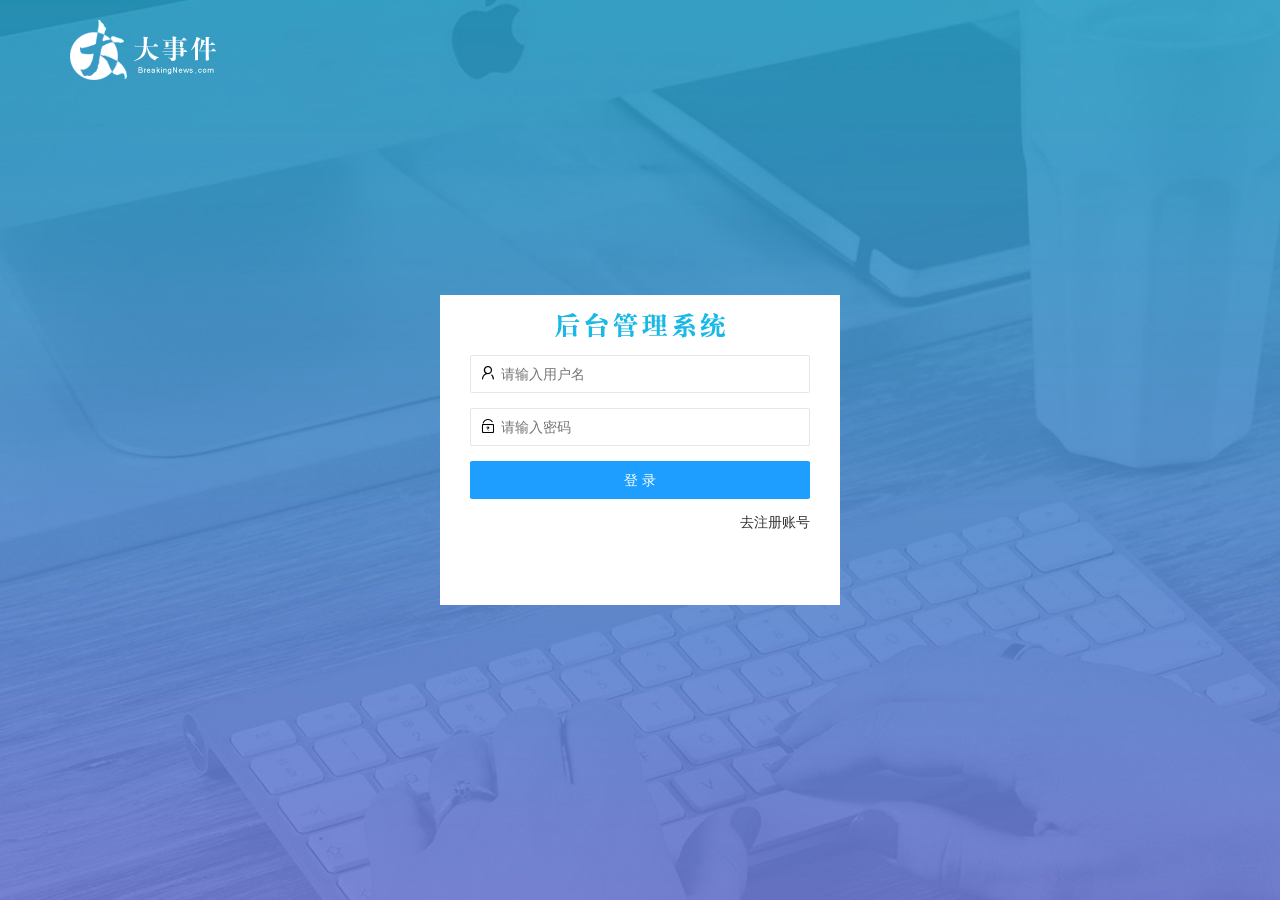
<file: home/index.html>
<!DOCTYPE html>
<html>

<head>
  <meta charset="utf-8">
  <meta name="viewport" content="width=device-width, initial-scale=1, maximum-scale=1">
  <title>layout 后台大布局 - 亚亚</title>

  <!-- 判断本地存储是否有token信息: 解决index页面一闪而过问题 -->
  <script>
    let token = localStorage.getItem("token");
    if (!token) {
      // 去登录页面
      location.href = "/home/login.html";
    }
  </script>

  <link rel="stylesheet" href="/assets/lib/layui/css/layui.css">
  <link rel="stylesheet" href="/assets/fonts/iconfont.css">
  <link rel="stylesheet" href="/assets/css/index.css">
</head>

<body class="layui-layout-body">
  <div class="layui-layout layui-layout-admin">
    <div class="layui-header">
      <div class="layui-logo">
        <img src="/assets/images/logo.png" alt="">
      </div>
      <ul class="layui-nav layui-layout-right">
        <li class="layui-nav-item">
          <a href="javascript:;">
            <img src="http://t.cn/RCzsdCq" class="layui-nav-img">
            <!-- text-avatar 文字头像 -->
            <span class="text-avatar">A</span>
            个人中心
          </a>
          <dl class="layui-nav-child">
            <dd><a href="">基本资料</a></dd>
            <dd><a href="">安全设置</a></dd>
          </dl>
        </li>
        <li class="layui-nav-item"><a href="javascript:;" id="logoutBtn"><span
              class="iconfont icon-tuichu"></span>退出</a></li>
      </ul>
    </div>

    <div class="layui-side layui-bg-black">
      <div class="layui-side-scroll">

        <!-- 展示头像和昵称 -->
        <div class="userInfo" href="javascript:;">
          <img src="http://t.cn/RCzsdCq" class="layui-nav-img">
          <!-- text-avatar 文字头像 -->
          <span class="text-avatar">A</span>
          <span id="welcome">欢迎 大飞哥</span>
        </div>

        <!-- 左侧导航区域（可配合layui已有的垂直导航） -->
        <ul class="layui-nav layui-nav-tree" lay-shrink="all" lay-filter="test">
          <li class="layui-nav-item layui-this"><a href="/home/dashboard.html" target="layUiBody"><span
                class="iconfont icon-home"></span>首页</a></li>
          <!-- layui-nav-itemed 类名可以实现二级菜单展开效果 -->
          <li class="layui-nav-item">
            <a class="" href="javascript:;"><span class="iconfont icon-16"></span>文章管理</a>
            <dl class="layui-nav-child">
              <dd><a href="javascript:;"><i class="layui-icon layui-icon-app"></i>文章类别</a></dd>
              <dd><a href="javascript:;"><i class="layui-icon layui-icon-app"></i>文章列表</a></dd>
              <dd><a href="javascript:;"><i class="layui-icon layui-icon-app"></i>发布文章</a></dd>
            </dl>
          </li>
          <li class="layui-nav-item">
            <a href="javascript:;"><span class="iconfont icon-user"></span>个人中心</a>
            <dl class="layui-nav-child">
              <dd><a href="/user/user_info.html" target="layUiBody"><i class="layui-icon layui-icon-app"></i>基本资料</a>
              </dd>
              <dd><a href="/user/user_avatar.html" target="layUiBody"><i class="layui-icon layui-icon-app"></i>更换头像</a></dd>
              <dd><a href="/user/user_pwd.html" target="layUiBody"><i class="layui-icon layui-icon-app"></i>重置密码</a>
              </dd>
            </dl>
          </li>
        </ul>
      </div>
    </div>

    <div class="layui-body">
      <!-- 内容主体区域 -->
      <!-- <div style="padding: 15px;">内容主体区域</div> -->
      <!-- <iframe name="layUiBody" src="/home/dashboard.html"></iframe> -->
      <iframe name="layUiBody" src="/user/user_avatar.html"></iframe>
    </div>

    <div class="layui-footer">
      <!-- 底部固定区域 -->
      © www.itheima.com - 黑马程序员
    </div>
  </div>
  <script src="/assets/lib/layui/layui.all.js"></script>
  <script src="/assets/lib/jquery.js"></script>
  <script src="/assets/js/ajaxBase.js"></script>
  <script src="/assets/js/index.js"></script>
</body>

</html>
</file>
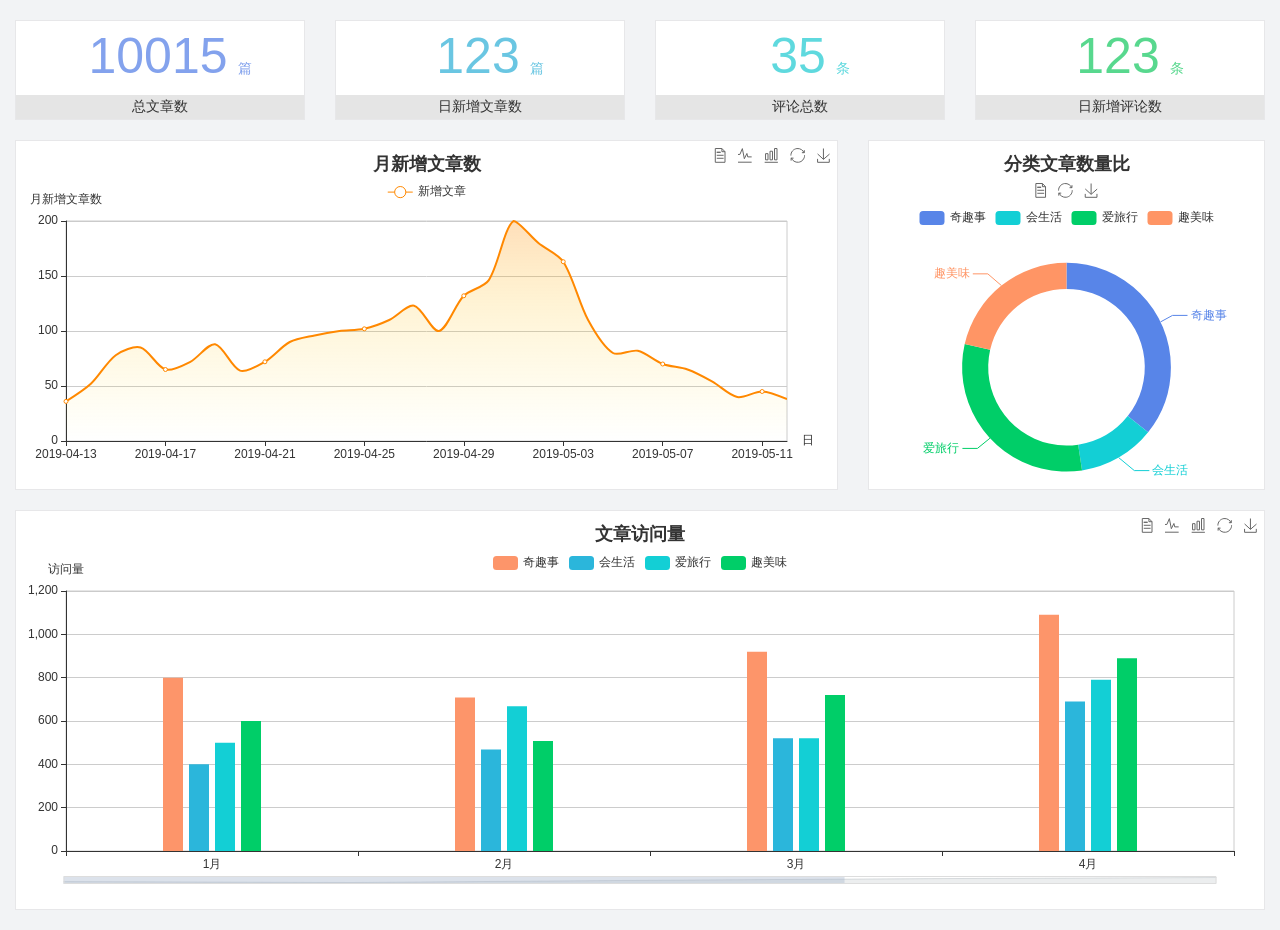
<file: home/dashboard.html>
<!DOCTYPE html>
<html lang="en">

<head>
  <meta charset="UTF-8">
  <meta name="viewport" content="width=device-width, initial-scale=1.0">
  <meta http-equiv="X-UA-Compatible" content="ie=edge">
  <title>图表统计</title>
  <link rel="stylesheet" href="../../assets/lib/bootstrap.css" />
  <link rel="stylesheet" href="../../assets/lib/main.css" />
  <script src="../../assets/lib/jquery.js"></script>
  <script type="text/javascript" src="../../assets/lib/echarts.min.js"></script>
</head>

<body>
  <div class="container-fluid">
    <div class="row spannel_list">
      <div class="col-sm-3 col-xs-6">
        <div class="spannel">
          <em>10015</em><span>篇</span>
          <b>总文章数</b>
        </div>
      </div>
      <div class="col-sm-3 col-xs-6">
        <div class="spannel scolor01">
          <em>123</em><span>篇</span>
          <b>日新增文章数</b>
        </div>
      </div>
      <div class="col-sm-3 col-xs-6">
        <div class="spannel scolor02">
          <em>35</em><span>条</span>
          <b>评论总数</b>
        </div>
      </div>
      <div class="col-sm-3 col-xs-6">
        <div class="spannel scolor03">
          <em>123</em><span>条</span>
          <b>日新增评论数</b>
        </div>
      </div>
    </div>
  </div>

  <div class="container-fluid">
    <div class="row curve-pie">
      <div class="col-lg-8 col-md-8">
        <div class="gragh_pannel" id="curve_show"></div>
      </div>
      <div class="col-lg-4 col-md-4">
        <div class="gragh_pannel" id="pie_show"></div>
      </div>
    </div>
  </div>

  <div class="container-fluid">
    <div class="column_pannel" id="column_show"></div>
  </div>

  <script>
    var oChart = echarts.init(document.getElementById('curve_show'));
    var aList_all = [
      { 'count': 36, 'date': '2019-04-13' },
      { 'count': 52, 'date': '2019-04-14' },
      { 'count': 78, 'date': '2019-04-15' },
      { 'count': 85, 'date': '2019-04-16' },
      { 'count': 65, 'date': '2019-04-17' },
      { 'count': 72, 'date': '2019-04-18' },
      { 'count': 88, 'date': '2019-04-19' },
      { 'count': 64, 'date': '2019-04-20' },
      { 'count': 72, 'date': '2019-04-21' },
      { 'count': 90, 'date': '2019-04-22' },
      { 'count': 96, 'date': '2019-04-23' },
      { 'count': 100, 'date': '2019-04-24' },
      { 'count': 102, 'date': '2019-04-25' },
      { 'count': 110, 'date': '2019-04-26' },
      { 'count': 123, 'date': '2019-04-27' },
      { 'count': 100, 'date': '2019-04-28' },
      { 'count': 132, 'date': '2019-04-29' },
      { 'count': 146, 'date': '2019-04-30' },
      { 'count': 200, 'date': '2019-05-01' },
      { 'count': 180, 'date': '2019-05-02' },
      { 'count': 163, 'date': '2019-05-03' },
      { 'count': 110, 'date': '2019-05-04' },
      { 'count': 80, 'date': '2019-05-05' },
      { 'count': 82, 'date': '2019-05-06' },
      { 'count': 70, 'date': '2019-05-07' },
      { 'count': 65, 'date': '2019-05-08' },
      { 'count': 54, 'date': '2019-05-09' },
      { 'count': 40, 'date': '2019-05-10' },
      { 'count': 45, 'date': '2019-05-11' },
      { 'count': 38, 'date': '2019-05-12' },
    ];

    let aCount = [];
    let aDate = [];

    for (var i = 0; i < aList_all.length; i++) {
      aCount.push(aList_all[i].count);
      aDate.push(aList_all[i].date);
    }

    var chartopt = {
      title: {
        text: '月新增文章数',
        left: 'center',
        top: '10'
      },
      tooltip: {
        trigger: 'axis'
      },
      legend: {
        data: ['新增文章'],
        top: '40'
      },
      toolbox: {
        show: true,
        feature: {
          mark: { show: true },
          dataView: { show: true, readOnly: false },
          magicType: { show: true, type: ['line', 'bar'] },
          restore: { show: true },
          saveAsImage: { show: true }
        }
      },
      calculable: true,
      xAxis: [
        {
          name: '日',
          type: 'category',
          boundaryGap: false,
          data: aDate
        }
      ],
      yAxis: [
        {
          name: '月新增文章数',
          type: 'value'
        }
      ],
      series: [
        {
          name: '新增文章',
          type: 'line',
          smooth: true,
          itemStyle: { normal: { areaStyle: { type: 'default' }, color: '#f80' }, lineStyle: { color: '#f80' } },
          data: aCount
        }],
      areaStyle: {
        normal: {
          color: new echarts.graphic.LinearGradient(0, 0, 0, 1, [{
            offset: 0,
            color: 'rgba(255,136,0,0.39)'
          }, {
            offset: .34,
            color: 'rgba(255,180,0,0.25)'
          }, {
            offset: 1,
            color: 'rgba(255,222,0,0.00)'
          }])

        }
      },
      grid: {
        show: true,
        x: 50,
        x2: 50,
        y: 80,
        height: 220
      }
    };

    oChart.setOption(chartopt);


    var oPie = echarts.init(document.getElementById('pie_show'));
    var oPieopt =
    {
      title: {
        top: 10,
        text: '分类文章数量比',
        x: 'center'
      },
      tooltip: {
        trigger: 'item',
        formatter: "{a} <br/>{b} : {c} ({d}%)"
      },
      color: ['#5885e8', '#13cfd5', '#00ce68', '#ff9565'],
      legend: {
        x: 'center',
        top: 65,
        data: ['奇趣事', '会生活', '爱旅行', '趣美味']
      },
      toolbox: {
        show: true,
        x: 'center',
        top: 35,
        feature: {
          mark: { show: true },
          dataView: { show: true, readOnly: false },
          magicType: {
            show: true,
            type: ['pie', 'funnel'],
            option: {
              funnel: {
                x: '25%',
                width: '50%',
                funnelAlign: 'left',
                max: 1548
              }
            }
          },
          restore: { show: true },
          saveAsImage: { show: true }
        }
      },
      calculable: true,
      series: [
        {
          name: '访问来源',
          type: 'pie',
          radius: ['45%', '60%'],
          center: ['50%', '65%'],
          data: [
            { value: 300, name: '奇趣事' },
            { value: 100, name: '会生活' },
            { value: 260, name: '爱旅行' },
            { value: 180, name: '趣美味' }
          ]
        }
      ]
    };
    oPie.setOption(oPieopt);



    var oColumn = this.echarts.init(document.getElementById('column_show'));
    var oColumnopt =
    {
      title: {
        text: '文章访问量',
        left: 'center',
        top: '10'
      },
      tooltip: {
        trigger: 'axis'
      },
      legend: {
        data: ['奇趣事', '会生活', '爱旅行', '趣美味'],
        top: '40'
      },
      toolbox: {
        show: true,
        feature: {
          mark: { show: true },
          dataView: { show: true, readOnly: false },
          magicType: { show: true, type: ['line', 'bar'] },
          restore: { show: true },
          saveAsImage: { show: true }
        }
      },
      calculable: true,
      xAxis: [
        {
          type: 'category',
          data: ['1月', '2月', '3月', '4月', '5月']
        }
      ],
      yAxis: [
        {
          name: '访问量',
          type: 'value'
        }
      ],
      series: [
        {
          name: '奇趣事',
          type: 'bar',
          barWidth: 20,
          itemStyle: {
            normal: { areaStyle: { type: 'default' }, color: '#fd956a' }
          },
          data: [800, 708, 920, 1090, 1200]
        },
        {
          name: '会生活',
          type: 'bar',
          barWidth: 20,
          itemStyle: {
            normal: { areaStyle: { type: 'default' }, color: '#2bb6db' }
          },
          data: [400, 468, 520, 690, 800]
        },
        {
          name: '爱旅行',
          type: 'bar',
          barWidth: 20,
          itemStyle: {
            normal: { areaStyle: { type: 'default' }, color: '#13cfd5' }
          },
          data: [500, 668, 520, 790, 900]
        },
        {
          name: '趣美味',
          type: 'bar',
          barWidth: 20,
          itemStyle: {
            normal: { areaStyle: { type: 'default' }, color: '#00ce68' }
          },
          data: [600, 508, 720, 890, 1000]
        }
      ],
      grid: {
        show: true,
        x: 50,
        x2: 30,
        y: 80,
        height: 260
      },
      dataZoom: [//给x轴设置滚动条
        {
          start: 0,//默认为0
          end: 100 - 1000 / 31,//默认为100
          type: 'slider',
          show: true,
          xAxisIndex: [0],
          handleSize: 0,//滑动条的 左右2个滑动条的大小
          height: 8,//组件高度
          left: 45, //左边的距离
          right: 50,//右边的距离
          bottom: 26,//右边的距离
          handleColor: '#ddd',//h滑动图标的颜色
          handleStyle: {
            borderColor: "#cacaca",
            borderWidth: "1",
            shadowBlur: 2,
            background: "#ddd",
            shadowColor: "#ddd",
          }
        }]
    };
    oColumn.setOption(oColumnopt);
  </script>
</body>

</html>
</file>
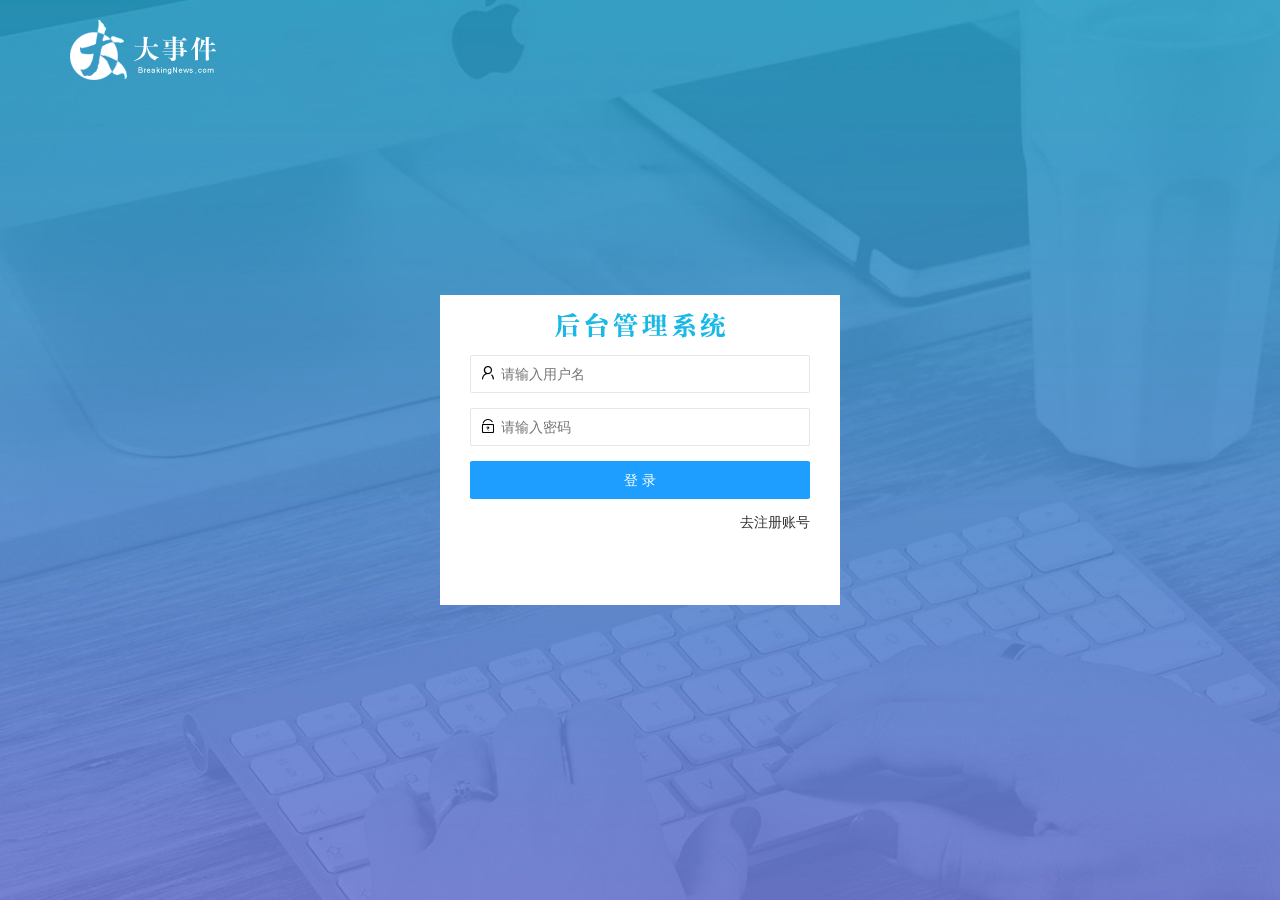
<file: home/login.html>
<!DOCTYPE html>
<html lang="en">

<head>
  <meta charset="UTF-8">
  <meta name="viewport" content="width=device-width, initial-scale=1.0">
  <title>大事件项目-登录页</title>
  <link rel="stylesheet" href="/assets/lib/layui/css/layui.css">
  <link rel="stylesheet" href="/assets/css/login.css">
</head>

<body>
  <!-- logo -->
  <div class="layui-main logo">
    <img src="/assets/images/logo.png" alt="">
  </div>

  <!-- 登录注册界面 -->
  <div class="box">
    <!-- title -->
    <div class="title"></div>

    <!-- 登录的表单 -->
    <div class="login">
      <form id="loginForm" class="layui-form" action="">
        <div class="layui-form-item">
          <i class="layui-icon layui-icon-username"></i>
          <input type="text" name="username" required lay-verify="required" placeholder="请输入用户名" autocomplete="off"
            class="layui-input">
        </div>
        <div class="layui-form-item">
          <i class="layui-icon layui-icon-password"></i>
          <input type="password" name="password" required lay-verify="required|pass" placeholder="请输入密码"
            autocomplete="off" class="layui-input">
        </div>
        <div class="layui-form-item">
          <!-- 登录注册button 需要有 lay-submit 属性，这样点击按钮才会触发校验功能，提交功能 -->
          <button class="layui-btn layui-btn-normal layui-btn-fluid" lay-submit lay-filter="formDemo">登 录</button>
        </div>
        <a href="javascript:;" class="fr" id="gotoRegi">去注册账号</a>
      </form>
    </div>

    <!-- 注册表单 -->
    <div class="register">
      <form id="regiForm" class="layui-form" action="">
        <div class="layui-form-item">
          <i class="layui-icon layui-icon-username"></i>
          <input type="text" name="username" required lay-verify="required" placeholder="请输入用户名" autocomplete="off"
            class="layui-input">
        </div>
        <div class="layui-form-item">
          <i class="layui-icon layui-icon-password"></i>
          <input type="password" name="password" required lay-verify="required|pass" placeholder="请输入密码"
            autocomplete="off" class="layui-input">
        </div>
        <div class="layui-form-item">
          <i class="layui-icon layui-icon-password"></i>
          <input type="password" name="repassword" required lay-verify="required|pass|repwd" placeholder="请再次输入密码"
            autocomplete="off" class="layui-input">
        </div>
        <div class="layui-form-item">
          <button class="layui-btn layui-btn-normal layui-btn-fluid" lay-submit lay-filter="formDemo">注 册</button>
        </div>

        <a href="javascript:;" class="fr" id="gotoLogin">去登录</a>
      </form>
    </div>
  </div>

  <!-- layui.all.js 是包含了layui的所有的功能，一定需要是该文件，否则表单校验的功能就没有了 -->
  <script src="/assets/lib/layui/layui.all.js"></script>

  <!-- 引入jQ -->
  <script src="/assets/lib/jquery.js"></script>

  <!-- 引入ajax公共的配置js文件 -->
  <script src="/assets/js/ajaxBase.js"></script>

  <!-- 自己写的js文件 -->
  <script src="/assets/js/login.js"></script>
</body>

</html>
</file>
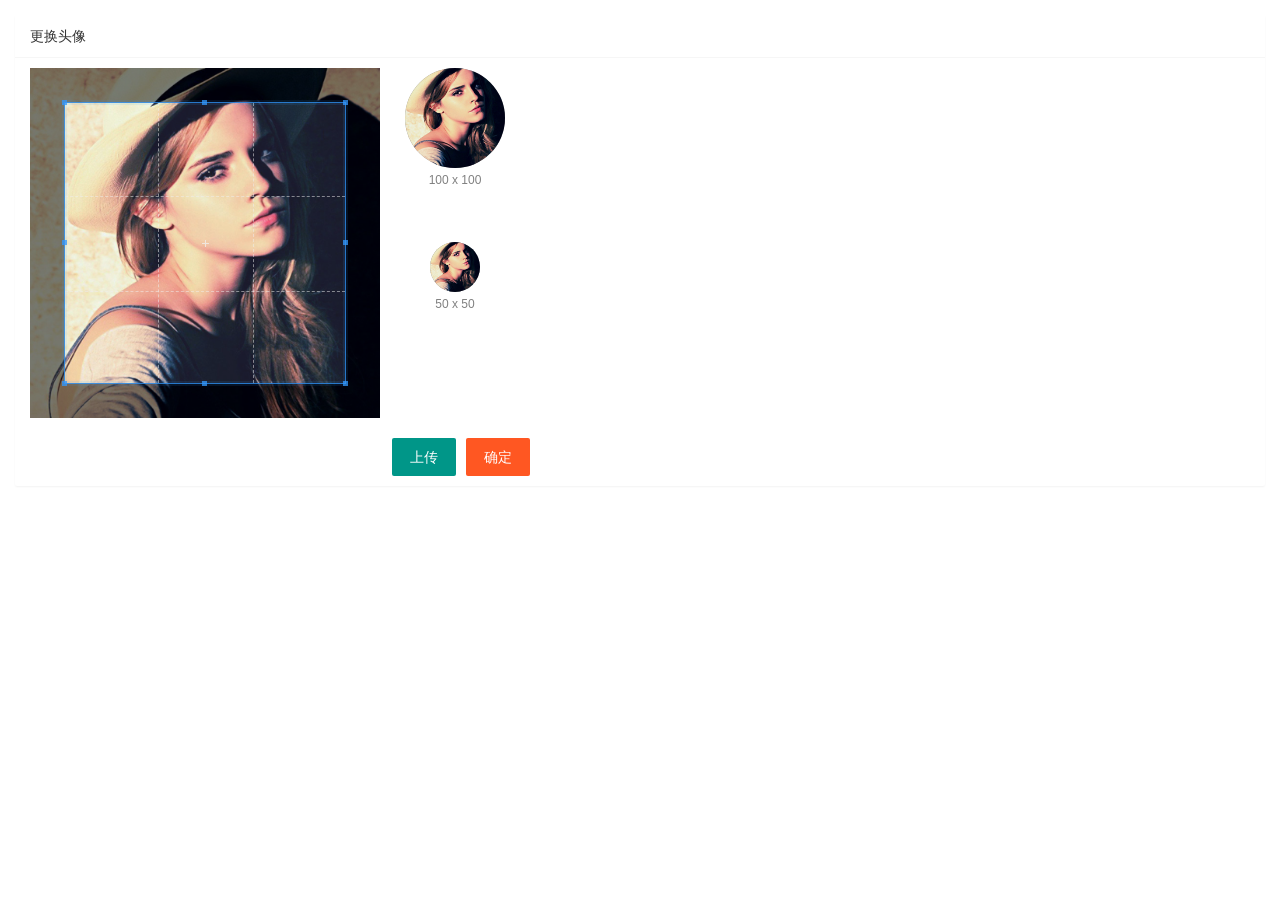
<file: user/user_avatar.html>
<!DOCTYPE html>
<html lang="en">

<head>
  <meta charset="UTF-8">
  <meta name="viewport" content="width=device-width, initial-scale=1.0">
  <title>Document</title>
  <link rel="stylesheet" href="/assets/lib/layui/css/layui.css">
  <link rel="stylesheet" href="/assets/lib/cropper/cropper.css">
  <link rel="stylesheet" href="/assets/css/user/user_avatar.css">
</head>

<body>
  <div class="layui-card">
    <div class="layui-card-header">更换头像</div>
    <div class="layui-card-body">
      <!-- 第一行的图片裁剪和预览区域 -->
      <div class="row1">
        <!-- 图片裁剪区域 -->
        <div class="cropper-box">
          <!-- 这个 img 标签很重要，将来会把它初始化为裁剪区域 -->
          <img id="image" src="/assets/images/sample.jpg" />
        </div>
        <!-- 图片的预览区域 -->
        <div class="preview-box">
          <div>
            <!-- 宽高为 100px 的预览区域 -->
            <div class="img-preview w100"></div>
            <p class="size">100 x 100</p>
          </div>
          <div>
            <!-- 宽高为 50px 的预览区域 -->
            <div class="img-preview w50"></div>
            <p class="size">50 x 50</p>
          </div>
        </div>
      </div>
      <!-- 第二行的按钮区域 -->
      <div class="row2">
        <!-- 实现选择文件 -->
        <input type="file" accept="image/*" id="file" class="layui-hide">
        <button type="button" class="layui-btn" id="chooseBtn">上传</button>
        <button type="button" class="layui-btn layui-btn-danger" id="sureBtn">确定</button>
      </div>

    </div>
  </div>

  <script src="/assets/lib/layui/layui.all.js"></script>
  <script src="/assets/lib/jquery.js"></script>
  <script src="/assets/js/ajaxBase.js"></script>
  <script src="/assets/lib/cropper/Cropper.js"></script>
  <script src="/assets/lib/cropper/jquery-cropper.js"></script>
  <script src="/assets/js/user/user_avatar.js"></script>
</body>

</html>
</file>
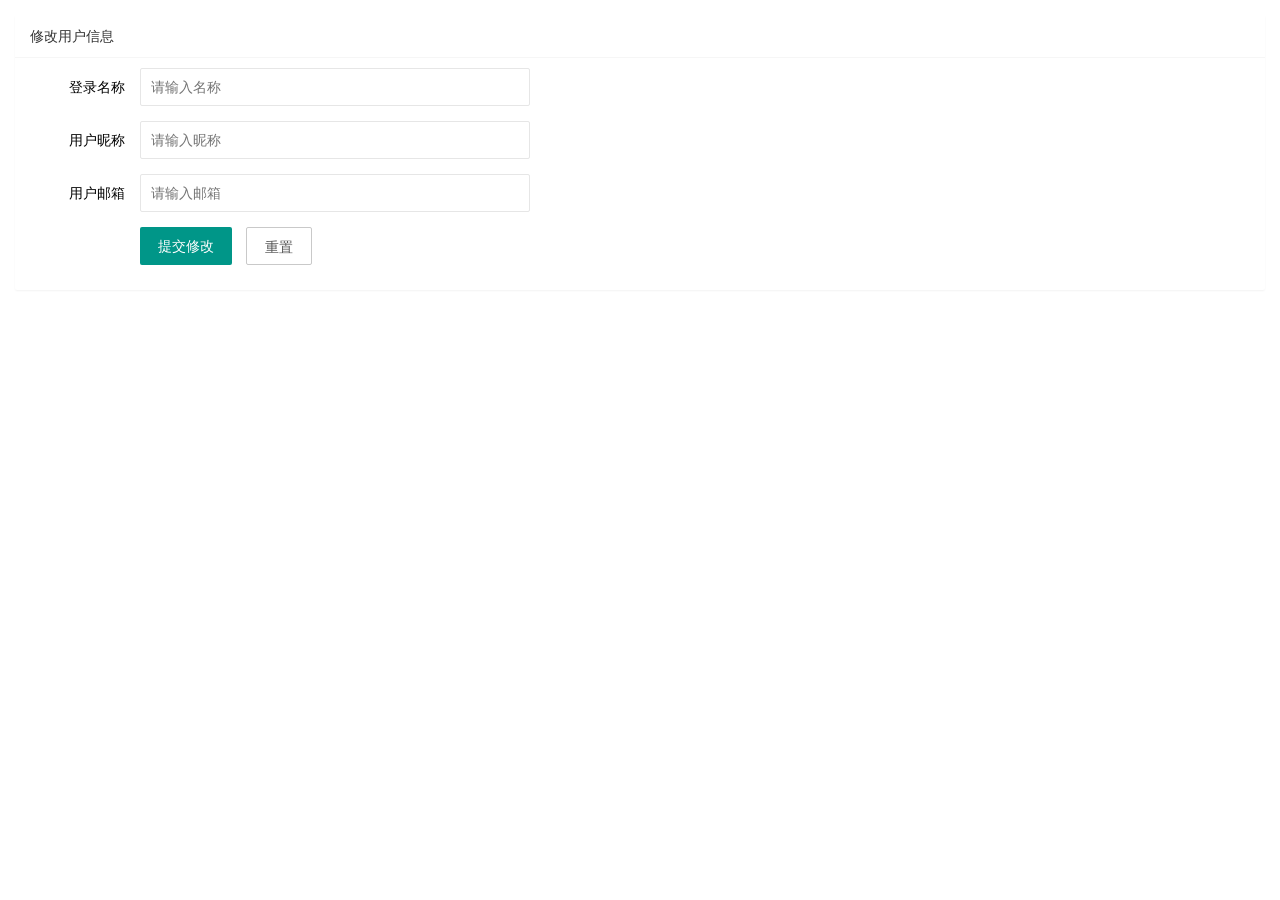
<file: user/user_info.html>
<!DOCTYPE html>
<html lang="en">

<head>
  <meta charset="UTF-8">
  <meta name="viewport" content="width=device-width, initial-scale=1.0">
  <title>Document</title>
  <link rel="stylesheet" href="/assets/lib/layui/css/layui.css">
  <link rel="stylesheet" href="/assets/css/user/user_info.css">
</head>

<body>
  <div class="layui-card">
    <div class="layui-card-header">修改用户信息</div>
    <div class="layui-card-body">
      <form class="layui-form" lay-filter="form" action="" id="form">
        <!-- 用户id值，因为请求中必须填，但是页面没有，所以需要隐藏 -->
        <div class="layui-form-item" style="display: none">
          <label class="layui-form-label">id</label>
          <div class="layui-input-block">
            <input type="text" name="id" required lay-verify="required" placeholder="请输入id" autocomplete="off"
              class="layui-input">
          </div>
        </div>
        <div class="layui-form-item">
          <label class="layui-form-label">登录名称</label>
          <div class="layui-input-block">
            <input type="text" name="username" required readonly lay-verify="required" placeholder="请输入名称" autocomplete="off"
              class="layui-input">
          </div>
        </div>
        <div class="layui-form-item">
          <label class="layui-form-label">用户昵称</label>
          <div class="layui-input-block">
            <input type="text" name="nickname" required lay-verify="required|nickname" placeholder="请输入昵称"
              autocomplete="off" class="layui-input">
          </div>
        </div>
        <div class="layui-form-item">
          <label class="layui-form-label">用户邮箱</label>
          <div class="layui-input-block">
            <input type="text" name="email" required lay-verify="required|email" placeholder="请输入邮箱" autocomplete="off"
              class="layui-input">
          </div>
        </div>

        <div class="layui-form-item">
          <div class="layui-input-block">
            <!-- 这里可以用表单提交事件是因为加了layui的lay-submit属性，和表单中的submit提交用法一致，所以可以点击就提交数据 -->
            <button class="layui-btn" lay-submit lay-filter="formDemo">提交修改</button> 
            <button type="reset" class="layui-btn layui-btn-primary" id="resetBtn">重置</button>
          </div>
        </div>
      </form>
    </div>
  </div>

  <script src="/assets/lib/layui/layui.all.js"></script>
  <script src="/assets/lib/jquery.js"></script>
  <script src="/assets/js/ajaxBase.js"></script>
  <script src="/assets/js/user/user_info.js"></script>
</body>

</html>
</file>
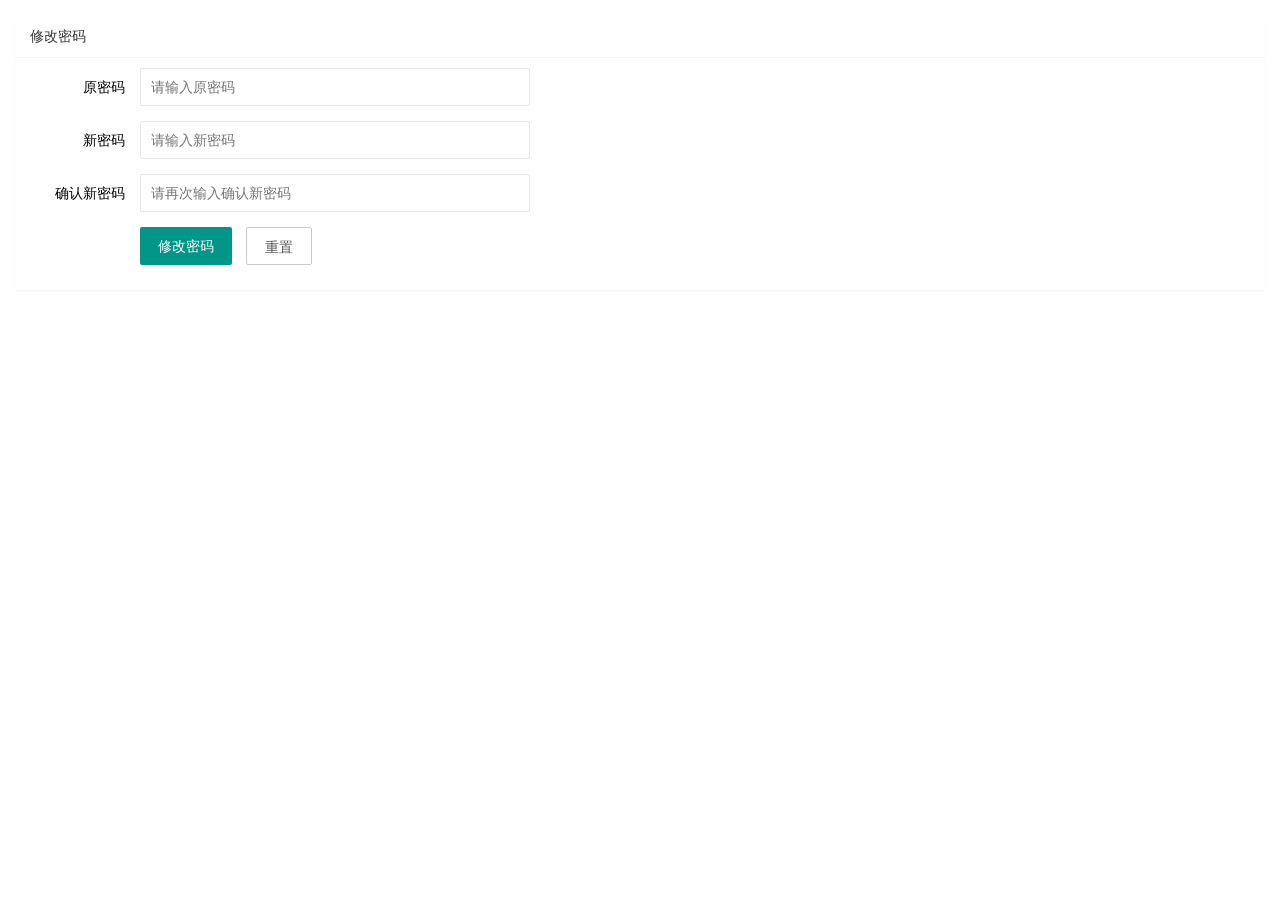
<file: user/user_pwd.html>
<!DOCTYPE html>
<html lang="en">

<head>
  <meta charset="UTF-8">
  <meta name="viewport" content="width=device-width, initial-scale=1.0">
  <title>Document</title>
  <link rel="stylesheet" href="/assets/lib/layui/css/layui.css">
  <link rel="stylesheet" href="/assets/css/user/user_pwd.css">
</head>

<body>
  <div class="layui-card">
    <div class="layui-card-header">修改密码</div>
    <div class="layui-card-body">
      <form class="layui-form" lay-filter="form" action="" id="pwdForm">

        <div class="layui-form-item">
          <label class="layui-form-label">原密码</label>
          <div class="layui-input-block">
            <input type="text" name="oldPwd" id="oldPwd" required lay-verify="required|pass" placeholder="请输入原密码"
              autocomplete="off" class="layui-input">
          </div>
        </div>
        <div class="layui-form-item">
          <label class="layui-form-label">新密码</label>
          <div class="layui-input-block">
            <input type="text" name="newPwd" id="newPwd" required lay-verify="required|pass|newPwd" placeholder="请输入新密码"
              autocomplete="off" class="layui-input">
          </div>
        </div>
        <div class="layui-form-item">
          <label class="layui-form-label">确认新密码</label>
          <div class="layui-input-block">
            <input type="text" name="repwd" required lay-verify="required|samPwd" placeholder="请再次输入确认新密码"
              autocomplete="off" class="layui-input">
          </div>
        </div>

        <div class="layui-form-item">
          <div class="layui-input-block">
            <!-- 这里可以用表单提交事件是因为加了layui的lay-submit属性，和表单中的submit提交用法一致，所以可以点击就提交数据 -->
            <button class="layui-btn" lay-submit lay-filter="formDemo">修改密码</button>
            <button type="reset" class="layui-btn layui-btn-primary" id="resetBtn">重置</button>
          </div>
        </div>
      </form>
    </div>
  </div>

  <script src="/assets/lib/layui/layui.all.js"></script>
  <script src="/assets/lib/jquery.js"></script>
  <script src="/assets/js/ajaxBase.js"></script>
  <script src="/assets/js/user/user_pwd.js"></script>
</body>

</html>
</file>
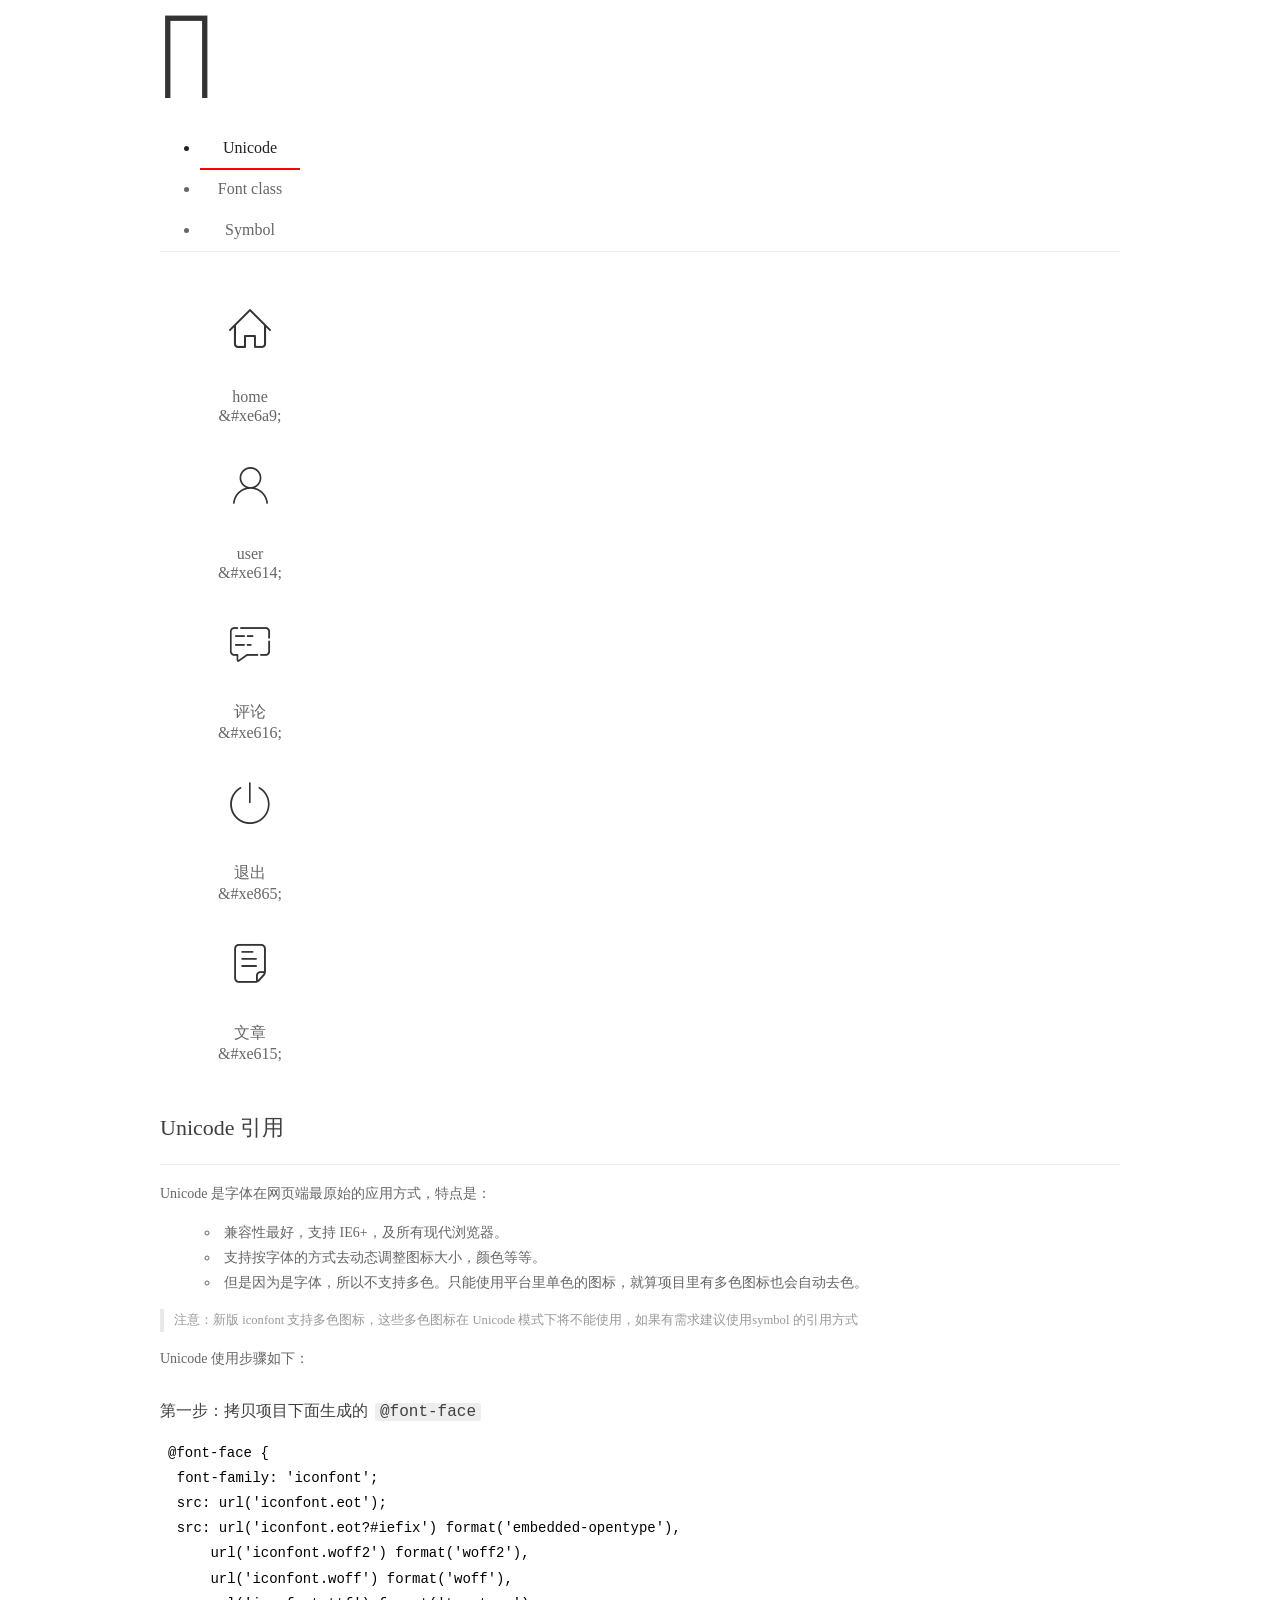
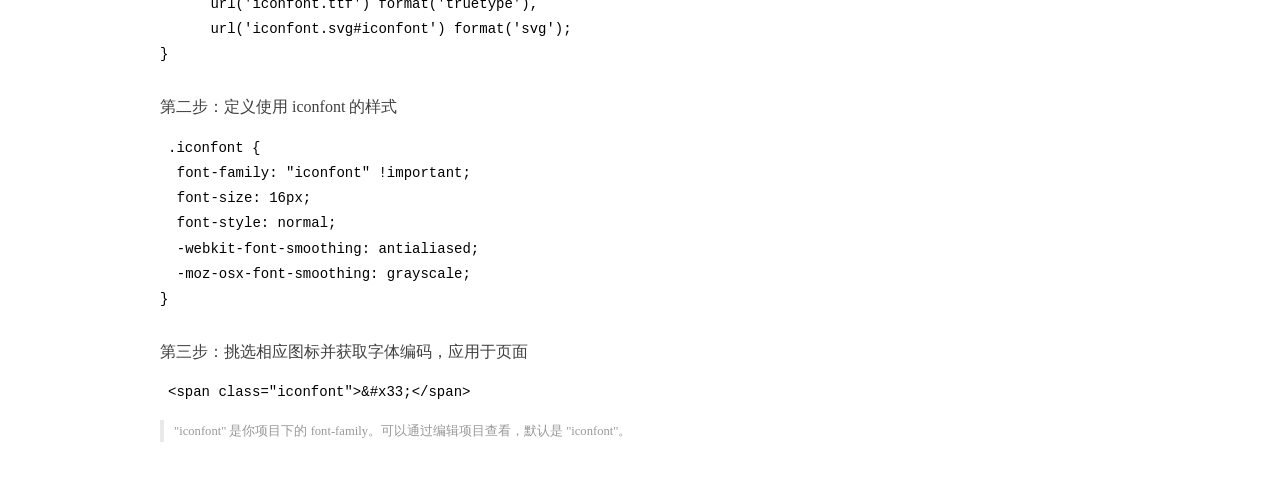
<file: assets/fonts/demo_index.html>
<!DOCTYPE html>
<html>
<head>
  <meta charset="utf-8"/>
  <title>IconFont Demo</title>
  <link rel="shortcut icon" href="https://gtms04.alicdn.com/tps/i4/TB1_oz6GVXXXXaFXpXXJDFnIXXX-64-64.ico" type="image/x-icon"/>
  <link rel="stylesheet" href="https://g.alicdn.com/thx/cube/1.3.2/cube.min.css">
  <link rel="stylesheet" href="demo.css">
  <link rel="stylesheet" href="iconfont.css">
  <script src="iconfont.js"></script>
  <!-- jQuery -->
  <script src="https://a1.alicdn.com/oss/uploads/2018/12/26/7bfddb60-08e8-11e9-9b04-53e73bb6408b.js"></script>
  <!-- 代码高亮 -->
  <script src="https://a1.alicdn.com/oss/uploads/2018/12/26/a3f714d0-08e6-11e9-8a15-ebf944d7534c.js"></script>
</head>
<body>
  <div class="main">
    <h1 class="logo"><a href="https://www.iconfont.cn/" title="iconfont 首页" target="_blank">&#xe86b;</a></h1>
    <div class="nav-tabs">
      <ul id="tabs" class="dib-box">
        <li class="dib active"><span>Unicode</span></li>
        <li class="dib"><span>Font class</span></li>
        <li class="dib"><span>Symbol</span></li>
      </ul>
      
    </div>
    <div class="tab-container">
      <div class="content unicode" style="display: block;">
          <ul class="icon_lists dib-box">
          
            <li class="dib">
              <span class="icon iconfont">&#xe6a9;</span>
                <div class="name">home</div>
                <div class="code-name">&amp;#xe6a9;</div>
              </li>
          
            <li class="dib">
              <span class="icon iconfont">&#xe614;</span>
                <div class="name">user</div>
                <div class="code-name">&amp;#xe614;</div>
              </li>
          
            <li class="dib">
              <span class="icon iconfont">&#xe616;</span>
                <div class="name">评论</div>
                <div class="code-name">&amp;#xe616;</div>
              </li>
          
            <li class="dib">
              <span class="icon iconfont">&#xe865;</span>
                <div class="name">退出</div>
                <div class="code-name">&amp;#xe865;</div>
              </li>
          
            <li class="dib">
              <span class="icon iconfont">&#xe615;</span>
                <div class="name">文章</div>
                <div class="code-name">&amp;#xe615;</div>
              </li>
          
          </ul>
          <div class="article markdown">
          <h2 id="unicode-">Unicode 引用</h2>
          <hr>

          <p>Unicode 是字体在网页端最原始的应用方式，特点是：</p>
          <ul>
            <li>兼容性最好，支持 IE6+，及所有现代浏览器。</li>
            <li>支持按字体的方式去动态调整图标大小，颜色等等。</li>
            <li>但是因为是字体，所以不支持多色。只能使用平台里单色的图标，就算项目里有多色图标也会自动去色。</li>
          </ul>
          <blockquote>
            <p>注意：新版 iconfont 支持多色图标，这些多色图标在 Unicode 模式下将不能使用，如果有需求建议使用symbol 的引用方式</p>
          </blockquote>
          <p>Unicode 使用步骤如下：</p>
          <h3 id="-font-face">第一步：拷贝项目下面生成的 <code>@font-face</code></h3>
<pre><code class="language-css"
>@font-face {
  font-family: 'iconfont';
  src: url('iconfont.eot');
  src: url('iconfont.eot?#iefix') format('embedded-opentype'),
      url('iconfont.woff2') format('woff2'),
      url('iconfont.woff') format('woff'),
      url('iconfont.ttf') format('truetype'),
      url('iconfont.svg#iconfont') format('svg');
}
</code></pre>
          <h3 id="-iconfont-">第二步：定义使用 iconfont 的样式</h3>
<pre><code class="language-css"
>.iconfont {
  font-family: "iconfont" !important;
  font-size: 16px;
  font-style: normal;
  -webkit-font-smoothing: antialiased;
  -moz-osx-font-smoothing: grayscale;
}
</code></pre>
          <h3 id="-">第三步：挑选相应图标并获取字体编码，应用于页面</h3>
<pre>
<code class="language-html"
>&lt;span class="iconfont"&gt;&amp;#x33;&lt;/span&gt;
</code></pre>
          <blockquote>
            <p>"iconfont" 是你项目下的 font-family。可以通过编辑项目查看，默认是 "iconfont"。</p>
          </blockquote>
          </div>
      </div>
      <div class="content font-class">
        <ul class="icon_lists dib-box">
          
          <li class="dib">
            <span class="icon iconfont icon-home"></span>
            <div class="name">
              home
            </div>
            <div class="code-name">.icon-home
            </div>
          </li>
          
          <li class="dib">
            <span class="icon iconfont icon-user"></span>
            <div class="name">
              user
            </div>
            <div class="code-name">.icon-user
            </div>
          </li>
          
          <li class="dib">
            <span class="icon iconfont icon-pinglun"></span>
            <div class="name">
              评论
            </div>
            <div class="code-name">.icon-pinglun
            </div>
          </li>
          
          <li class="dib">
            <span class="icon iconfont icon-tuichu"></span>
            <div class="name">
              退出
            </div>
            <div class="code-name">.icon-tuichu
            </div>
          </li>
          
          <li class="dib">
            <span class="icon iconfont icon-16"></span>
            <div class="name">
              文章
            </div>
            <div class="code-name">.icon-16
            </div>
          </li>
          
        </ul>
        <div class="article markdown">
        <h2 id="font-class-">font-class 引用</h2>
        <hr>

        <p>font-class 是 Unicode 使用方式的一种变种，主要是解决 Unicode 书写不直观，语意不明确的问题。</p>
        <p>与 Unicode 使用方式相比，具有如下特点：</p>
        <ul>
          <li>兼容性良好，支持 IE8+，及所有现代浏览器。</li>
          <li>相比于 Unicode 语意明确，书写更直观。可以很容易分辨这个 icon 是什么。</li>
          <li>因为使用 class 来定义图标，所以当要替换图标时，只需要修改 class 里面的 Unicode 引用。</li>
          <li>不过因为本质上还是使用的字体，所以多色图标还是不支持的。</li>
        </ul>
        <p>使用步骤如下：</p>
        <h3 id="-fontclass-">第一步：引入项目下面生成的 fontclass 代码：</h3>
<pre><code class="language-html">&lt;link rel="stylesheet" href="./iconfont.css"&gt;
</code></pre>
        <h3 id="-">第二步：挑选相应图标并获取类名，应用于页面：</h3>
<pre><code class="language-html">&lt;span class="iconfont icon-xxx"&gt;&lt;/span&gt;
</code></pre>
        <blockquote>
          <p>"
            iconfont" 是你项目下的 font-family。可以通过编辑项目查看，默认是 "iconfont"。</p>
        </blockquote>
      </div>
      </div>
      <div class="content symbol">
          <ul class="icon_lists dib-box">
          
            <li class="dib">
                <svg class="icon svg-icon" aria-hidden="true">
                  <use xlink:href="#icon-home"></use>
                </svg>
                <div class="name">home</div>
                <div class="code-name">#icon-home</div>
            </li>
          
            <li class="dib">
                <svg class="icon svg-icon" aria-hidden="true">
                  <use xlink:href="#icon-user"></use>
                </svg>
                <div class="name">user</div>
                <div class="code-name">#icon-user</div>
            </li>
          
            <li class="dib">
                <svg class="icon svg-icon" aria-hidden="true">
                  <use xlink:href="#icon-pinglun"></use>
                </svg>
                <div class="name">评论</div>
                <div class="code-name">#icon-pinglun</div>
            </li>
          
            <li class="dib">
                <svg class="icon svg-icon" aria-hidden="true">
                  <use xlink:href="#icon-tuichu"></use>
                </svg>
                <div class="name">退出</div>
                <div class="code-name">#icon-tuichu</div>
            </li>
          
            <li class="dib">
                <svg class="icon svg-icon" aria-hidden="true">
                  <use xlink:href="#icon-16"></use>
                </svg>
                <div class="name">文章</div>
                <div class="code-name">#icon-16</div>
            </li>
          
          </ul>
          <div class="article markdown">
          <h2 id="symbol-">Symbol 引用</h2>
          <hr>

          <p>这是一种全新的使用方式，应该说这才是未来的主流，也是平台目前推荐的用法。相关介绍可以参考这篇<a href="">文章</a>
            这种用法其实是做了一个 SVG 的集合，与另外两种相比具有如下特点：</p>
          <ul>
            <li>支持多色图标了，不再受单色限制。</li>
            <li>通过一些技巧，支持像字体那样，通过 <code>font-size</code>, <code>color</code> 来调整样式。</li>
            <li>兼容性较差，支持 IE9+，及现代浏览器。</li>
            <li>浏览器渲染 SVG 的性能一般，还不如 png。</li>
          </ul>
          <p>使用步骤如下：</p>
          <h3 id="-symbol-">第一步：引入项目下面生成的 symbol 代码：</h3>
<pre><code class="language-html">&lt;script src="./iconfont.js"&gt;&lt;/script&gt;
</code></pre>
          <h3 id="-css-">第二步：加入通用 CSS 代码（引入一次就行）：</h3>
<pre><code class="language-html">&lt;style&gt;
.icon {
  width: 1em;
  height: 1em;
  vertical-align: -0.15em;
  fill: currentColor;
  overflow: hidden;
}
&lt;/style&gt;
</code></pre>
          <h3 id="-">第三步：挑选相应图标并获取类名，应用于页面：</h3>
<pre><code class="language-html">&lt;svg class="icon" aria-hidden="true"&gt;
  &lt;use xlink:href="#icon-xxx"&gt;&lt;/use&gt;
&lt;/svg&gt;
</code></pre>
          </div>
      </div>

    </div>
  </div>
  <script>
  $(document).ready(function () {
      $('.tab-container .content:first').show()

      $('#tabs li').click(function (e) {
        var tabContent = $('.tab-container .content')
        var index = $(this).index()

        if ($(this).hasClass('active')) {
          return
        } else {
          $('#tabs li').removeClass('active')
          $(this).addClass('active')

          tabContent.hide().eq(index).fadeIn()
        }
      })
    })
  </script>
</body>
</html>
</file>
<file: assets/lib/layui/css/layui.css>
/** layui-v2.5.6 MIT License By https://www.layui.com */
 .layui-inline,img{display:inline-block;vertical-align:middle}h1,h2,h3,h4,h5,h6{font-weight:400}.layui-edge,.layui-header,.layui-inline,.layui-main{position:relative}.layui-body,.layui-edge,.layui-elip{overflow:hidden}.layui-btn,.layui-edge,.layui-inline,img{vertical-align:middle}.layui-btn,.layui-disabled,.layui-icon,.layui-unselect{-moz-user-select:none;-webkit-user-select:none;-ms-user-select:none}.layui-elip,.layui-form-checkbox span,.layui-form-pane .layui-form-label{text-overflow:ellipsis;white-space:nowrap}.layui-breadcrumb,.layui-tree-btnGroup{visibility:hidden}blockquote,body,button,dd,div,dl,dt,form,h1,h2,h3,h4,h5,h6,input,li,ol,p,pre,td,textarea,th,ul{margin:0;padding:0;-webkit-tap-highlight-color:rgba(0,0,0,0)}a:active,a:hover{outline:0}img{border:none}li{list-style:none}table{border-collapse:collapse;border-spacing:0}h4,h5,h6{font-size:100%}button,input,optgroup,option,select,textarea{font-family:inherit;font-size:inherit;font-style:inherit;font-weight:inherit;outline:0}pre{white-space:pre-wrap;white-space:-moz-pre-wrap;white-space:-pre-wrap;white-space:-o-pre-wrap;word-wrap:break-word}body{line-height:24px;font:14px Helvetica Neue,Helvetica,PingFang SC,Tahoma,Arial,sans-serif}hr{height:1px;margin:10px 0;border:0;clear:both}a{color:#333;text-decoration:none}a:hover{color:#777}a cite{font-style:normal;*cursor:pointer}.layui-border-box,.layui-border-box *{box-sizing:border-box}.layui-box,.layui-box *{box-sizing:content-box}.layui-clear{clear:both;*zoom:1}.layui-clear:after{content:'\20';clear:both;*zoom:1;display:block;height:0}.layui-inline{*display:inline;*zoom:1}.layui-edge{display:inline-block;width:0;height:0;border-width:6px;border-style:dashed;border-color:transparent}.layui-edge-top{top:-4px;border-bottom-color:#999;border-bottom-style:solid}.layui-edge-right{border-left-color:#999;border-left-style:solid}.layui-edge-bottom{top:2px;border-top-color:#999;border-top-style:solid}.layui-edge-left{border-right-color:#999;border-right-style:solid}.layui-disabled,.layui-disabled:hover{color:#d2d2d2!important;cursor:not-allowed!important}.layui-circle{border-radius:100%}.layui-show{display:block!important}.layui-hide{display:none!important}@font-face{font-family:layui-icon;src:url(../font/iconfont.eot?v=256);src:url(../font/iconfont.eot?v=256#iefix) format('embedded-opentype'),url(../font/iconfont.woff2?v=256) format('woff2'),url(../font/iconfont.woff?v=256) format('woff'),url(../font/iconfont.ttf?v=256) format('truetype'),url(../font/iconfont.svg?v=256#layui-icon) format('svg')}.layui-icon{font-family:layui-icon!important;font-size:16px;font-style:normal;-webkit-font-smoothing:antialiased;-moz-osx-font-smoothing:grayscale}.layui-icon-reply-fill:before{content:"\e611"}.layui-icon-set-fill:before{content:"\e614"}.layui-icon-menu-fill:before{content:"\e60f"}.layui-icon-search:before{content:"\e615"}.layui-icon-share:before{content:"\e641"}.layui-icon-set-sm:before{content:"\e620"}.layui-icon-engine:before{content:"\e628"}.layui-icon-close:before{content:"\1006"}.layui-icon-close-fill:before{content:"\1007"}.layui-icon-chart-screen:before{content:"\e629"}.layui-icon-star:before{content:"\e600"}.layui-icon-circle-dot:before{content:"\e617"}.layui-icon-chat:before{content:"\e606"}.layui-icon-release:before{content:"\e609"}.layui-icon-list:before{content:"\e60a"}.layui-icon-chart:before{content:"\e62c"}.layui-icon-ok-circle:before{content:"\1005"}.layui-icon-layim-theme:before{content:"\e61b"}.layui-icon-table:before{content:"\e62d"}.layui-icon-right:before{content:"\e602"}.layui-icon-left:before{content:"\e603"}.layui-icon-cart-simple:before{content:"\e698"}.layui-icon-face-cry:before{content:"\e69c"}.layui-icon-face-smile:before{content:"\e6af"}.layui-icon-survey:before{content:"\e6b2"}.layui-icon-tree:before{content:"\e62e"}.layui-icon-ie:before{content:"\e7bb"}.layui-icon-upload-circle:before{content:"\e62f"}.layui-icon-add-circle:before{content:"\e61f"}.layui-icon-download-circle:before{content:"\e601"}.layui-icon-templeate-1:before{content:"\e630"}.layui-icon-util:before{content:"\e631"}.layui-icon-face-surprised:before{content:"\e664"}.layui-icon-edit:before{content:"\e642"}.layui-icon-speaker:before{content:"\e645"}.layui-icon-down:before{content:"\e61a"}.layui-icon-file:before{content:"\e621"}.layui-icon-layouts:before{content:"\e632"}.layui-icon-rate-half:before{content:"\e6c9"}.layui-icon-add-circle-fine:before{content:"\e608"}.layui-icon-prev-circle:before{content:"\e633"}.layui-icon-read:before{content:"\e705"}.layui-icon-404:before{content:"\e61c"}.layui-icon-carousel:before{content:"\e634"}.layui-icon-help:before{content:"\e607"}.layui-icon-code-circle:before{content:"\e635"}.layui-icon-windows:before{content:"\e67f"}.layui-icon-water:before{content:"\e636"}.layui-icon-username:before{content:"\e66f"}.layui-icon-find-fill:before{content:"\e670"}.layui-icon-about:before{content:"\e60b"}.layui-icon-location:before{content:"\e715"}.layui-icon-up:before{content:"\e619"}.layui-icon-pause:before{content:"\e651"}.layui-icon-date:before{content:"\e637"}.layui-icon-layim-uploadfile:before{content:"\e61d"}.layui-icon-delete:before{content:"\e640"}.layui-icon-play:before{content:"\e652"}.layui-icon-top:before{content:"\e604"}.layui-icon-firefox:before{content:"\e686"}.layui-icon-friends:before{content:"\e612"}.layui-icon-refresh-3:before{content:"\e9aa"}.layui-icon-ok:before{content:"\e605"}.layui-icon-layer:before{content:"\e638"}.layui-icon-face-smile-fine:before{content:"\e60c"}.layui-icon-dollar:before{content:"\e659"}.layui-icon-group:before{content:"\e613"}.layui-icon-layim-download:before{content:"\e61e"}.layui-icon-picture-fine:before{content:"\e60d"}.layui-icon-link:before{content:"\e64c"}.layui-icon-diamond:before{content:"\e735"}.layui-icon-log:before{content:"\e60e"}.layui-icon-key:before{content:"\e683"}.layui-icon-rate-solid:before{content:"\e67a"}.layui-icon-fonts-del:before{content:"\e64f"}.layui-icon-unlink:before{content:"\e64d"}.layui-icon-fonts-clear:before{content:"\e639"}.layui-icon-triangle-r:before{content:"\e623"}.layui-icon-circle:before{content:"\e63f"}.layui-icon-radio:before{content:"\e643"}.layui-icon-align-center:before{content:"\e647"}.layui-icon-align-right:before{content:"\e648"}.layui-icon-align-left:before{content:"\e649"}.layui-icon-loading-1:before{content:"\e63e"}.layui-icon-return:before{content:"\e65c"}.layui-icon-fonts-strong:before{content:"\e62b"}.layui-icon-upload:before{content:"\e67c"}.layui-icon-dialogue:before{content:"\e63a"}.layui-icon-video:before{content:"\e6ed"}.layui-icon-headset:before{content:"\e6fc"}.layui-icon-cellphone-fine:before{content:"\e63b"}.layui-icon-add-1:before{content:"\e654"}.layui-icon-face-smile-b:before{content:"\e650"}.layui-icon-fonts-html:before{content:"\e64b"}.layui-icon-screen-full:before{content:"\e622"}.layui-icon-form:before{content:"\e63c"}.layui-icon-cart:before{content:"\e657"}.layui-icon-camera-fill:before{content:"\e65d"}.layui-icon-tabs:before{content:"\e62a"}.layui-icon-heart-fill:before{content:"\e68f"}.layui-icon-fonts-code:before{content:"\e64e"}.layui-icon-ios:before{content:"\e680"}.layui-icon-at:before{content:"\e687"}.layui-icon-fire:before{content:"\e756"}.layui-icon-set:before{content:"\e716"}.layui-icon-fonts-u:before{content:"\e646"}.layui-icon-triangle-d:before{content:"\e625"}.layui-icon-tips:before{content:"\e702"}.layui-icon-picture:before{content:"\e64a"}.layui-icon-more-vertical:before{content:"\e671"}.layui-icon-bluetooth:before{content:"\e689"}.layui-icon-flag:before{content:"\e66c"}.layui-icon-loading:before{content:"\e63d"}.layui-icon-fonts-i:before{content:"\e644"}.layui-icon-refresh-1:before{content:"\e666"}.layui-icon-rmb:before{content:"\e65e"}.layui-icon-addition:before{content:"\e624"}.layui-icon-home:before{content:"\e68e"}.layui-icon-time:before{content:"\e68d"}.layui-icon-user:before{content:"\e770"}.layui-icon-notice:before{content:"\e667"}.layui-icon-chrome:before{content:"\e68a"}.layui-icon-edge:before{content:"\e68b"}.layui-icon-login-weibo:before{content:"\e675"}.layui-icon-voice:before{content:"\e688"}.layui-icon-upload-drag:before{content:"\e681"}.layui-icon-login-qq:before{content:"\e676"}.layui-icon-snowflake:before{content:"\e6b1"}.layui-icon-heart:before{content:"\e68c"}.layui-icon-logout:before{content:"\e682"}.layui-icon-file-b:before{content:"\e655"}.layui-icon-template:before{content:"\e663"}.layui-icon-transfer:before{content:"\e691"}.layui-icon-auz:before{content:"\e672"}.layui-icon-console:before{content:"\e665"}.layui-icon-app:before{content:"\e653"}.layui-icon-prev:before{content:"\e65a"}.layui-icon-website:before{content:"\e7ae"}.layui-icon-next:before{content:"\e65b"}.layui-icon-component:before{content:"\e857"}.layui-icon-android:before{content:"\e684"}.layui-icon-more:before{content:"\e65f"}.layui-icon-login-wechat:before{content:"\e677"}.layui-icon-shrink-right:before{content:"\e668"}.layui-icon-spread-left:before{content:"\e66b"}.layui-icon-camera:before{content:"\e660"}.layui-icon-note:before{content:"\e66e"}.layui-icon-refresh:before{content:"\e669"}.layui-icon-female:before{content:"\e661"}.layui-icon-male:before{content:"\e662"}.layui-icon-screen-restore:before{content:"\e758"}.layui-icon-password:before{content:"\e673"}.layui-icon-senior:before{content:"\e674"}.layui-icon-theme:before{content:"\e66a"}.layui-icon-tread:before{content:"\e6c5"}.layui-icon-praise:before{content:"\e6c6"}.layui-icon-star-fill:before{content:"\e658"}.layui-icon-rate:before{content:"\e67b"}.layui-icon-template-1:before{content:"\e656"}.layui-icon-vercode:before{content:"\e679"}.layui-icon-service:before{content:"\e626"}.layui-icon-cellphone:before{content:"\e678"}.layui-icon-print:before{content:"\e66d"}.layui-icon-cols:before{content:"\e610"}.layui-icon-wifi:before{content:"\e7e0"}.layui-icon-export:before{content:"\e67d"}.layui-icon-rss:before{content:"\e808"}.layui-icon-slider:before{content:"\e714"}.layui-icon-email:before{content:"\e618"}.layui-icon-subtraction:before{content:"\e67e"}.layui-icon-mike:before{content:"\e6dc"}.layui-icon-light:before{content:"\e748"}.layui-icon-gift:before{content:"\e627"}.layui-icon-mute:before{content:"\e685"}.layui-icon-reduce-circle:before{content:"\e616"}.layui-icon-music:before{content:"\e690"}.layui-main{width:1140px;margin:0 auto}.layui-header{z-index:1000;height:60px}.layui-header a:hover{transition:all .5s;-webkit-transition:all .5s}.layui-side{position:fixed;left:0;top:0;bottom:0;z-index:999;width:200px;overflow-x:hidden}.layui-side-scroll{position:relative;width:220px;height:100%;overflow-x:hidden}.layui-body{position:absolute;left:200px;right:0;top:0;bottom:0;z-index:998;width:auto;overflow-y:auto;box-sizing:border-box}.layui-layout-body{overflow:hidden}.layui-layout-admin .layui-header{background-color:#23262E}.layui-layout-admin .layui-side{top:60px;width:200px;overflow-x:hidden}.layui-layout-admin .layui-body{position:fixed;top:60px;bottom:44px}.layui-layout-admin .layui-main{width:auto;margin:0 15px}.layui-layout-admin .layui-footer{position:fixed;left:200px;right:0;bottom:0;height:44px;line-height:44px;padding:0 15px;background-color:#eee}.layui-layout-admin .layui-logo{position:absolute;left:0;top:0;width:200px;height:100%;line-height:60px;text-align:center;color:#009688;font-size:16px}.layui-layout-admin .layui-header .layui-nav{background:0 0}.layui-layout-left{position:absolute!important;left:200px;top:0}.layui-layout-right{position:absolute!important;right:0;top:0}.layui-container{position:relative;margin:0 auto;padding:0 15px;box-sizing:border-box}.layui-fluid{position:relative;margin:0 auto;padding:0 15px}.layui-row:after,.layui-row:before{content:'';display:block;clear:both}.layui-col-lg1,.layui-col-lg10,.layui-col-lg11,.layui-col-lg12,.layui-col-lg2,.layui-col-lg3,.layui-col-lg4,.layui-col-lg5,.layui-col-lg6,.layui-col-lg7,.layui-col-lg8,.layui-col-lg9,.layui-col-md1,.layui-col-md10,.layui-col-md11,.layui-col-md12,.layui-col-md2,.layui-col-md3,.layui-col-md4,.layui-col-md5,.layui-col-md6,.layui-col-md7,.layui-col-md8,.layui-col-md9,.layui-col-sm1,.layui-col-sm10,.layui-col-sm11,.layui-col-sm12,.layui-col-sm2,.layui-col-sm3,.layui-col-sm4,.layui-col-sm5,.layui-col-sm6,.layui-col-sm7,.layui-col-sm8,.layui-col-sm9,.layui-col-xs1,.layui-col-xs10,.layui-col-xs11,.layui-col-xs12,.layui-col-xs2,.layui-col-xs3,.layui-col-xs4,.layui-col-xs5,.layui-col-xs6,.layui-col-xs7,.layui-col-xs8,.layui-col-xs9{position:relative;display:block;box-sizing:border-box}.layui-col-xs1,.layui-col-xs10,.layui-col-xs11,.layui-col-xs12,.layui-col-xs2,.layui-col-xs3,.layui-col-xs4,.layui-col-xs5,.layui-col-xs6,.layui-col-xs7,.layui-col-xs8,.layui-col-xs9{float:left}.layui-col-xs1{width:8.33333333%}.layui-col-xs2{width:16.66666667%}.layui-col-xs3{width:25%}.layui-col-xs4{width:33.33333333%}.layui-col-xs5{width:41.66666667%}.layui-col-xs6{width:50%}.layui-col-xs7{width:58.33333333%}.layui-col-xs8{width:66.66666667%}.layui-col-xs9{width:75%}.layui-col-xs10{width:83.33333333%}.layui-col-xs11{width:91.66666667%}.layui-col-xs12{width:100%}.layui-col-xs-offset1{margin-left:8.33333333%}.layui-col-xs-offset2{margin-left:16.66666667%}.layui-col-xs-offset3{margin-left:25%}.layui-col-xs-offset4{margin-left:33.33333333%}.layui-col-xs-offset5{margin-left:41.66666667%}.layui-col-xs-offset6{margin-left:50%}.layui-col-xs-offset7{margin-left:58.33333333%}.layui-col-xs-offset8{margin-left:66.66666667%}.layui-col-xs-offset9{margin-left:75%}.layui-col-xs-offset10{margin-left:83.33333333%}.layui-col-xs-offset11{margin-left:91.66666667%}.layui-col-xs-offset12{margin-left:100%}@media screen and (max-width:768px){.layui-hide-xs{display:none!important}.layui-show-xs-block{display:block!important}.layui-show-xs-inline{display:inline!important}.layui-show-xs-inline-block{display:inline-block!important}}@media screen and (min-width:768px){.layui-container{width:750px}.layui-hide-sm{display:none!important}.layui-show-sm-block{display:block!important}.layui-show-sm-inline{display:inline!important}.layui-show-sm-inline-block{display:inline-block!important}.layui-col-sm1,.layui-col-sm10,.layui-col-sm11,.layui-col-sm12,.layui-col-sm2,.layui-col-sm3,.layui-col-sm4,.layui-col-sm5,.layui-col-sm6,.layui-col-sm7,.layui-col-sm8,.layui-col-sm9{float:left}.layui-col-sm1{width:8.33333333%}.layui-col-sm2{width:16.66666667%}.layui-col-sm3{width:25%}.layui-col-sm4{width:33.33333333%}.layui-col-sm5{width:41.66666667%}.layui-col-sm6{width:50%}.layui-col-sm7{width:58.33333333%}.layui-col-sm8{width:66.66666667%}.layui-col-sm9{width:75%}.layui-col-sm10{width:83.33333333%}.layui-col-sm11{width:91.66666667%}.layui-col-sm12{width:100%}.layui-col-sm-offset1{margin-left:8.33333333%}.layui-col-sm-offset2{margin-left:16.66666667%}.layui-col-sm-offset3{margin-left:25%}.layui-col-sm-offset4{margin-left:33.33333333%}.layui-col-sm-offset5{margin-left:41.66666667%}.layui-col-sm-offset6{margin-left:50%}.layui-col-sm-offset7{margin-left:58.33333333%}.layui-col-sm-offset8{margin-left:66.66666667%}.layui-col-sm-offset9{margin-left:75%}.layui-col-sm-offset10{margin-left:83.33333333%}.layui-col-sm-offset11{margin-left:91.66666667%}.layui-col-sm-offset12{margin-left:100%}}@media screen and (min-width:992px){.layui-container{width:970px}.layui-hide-md{display:none!important}.layui-show-md-block{display:block!important}.layui-show-md-inline{display:inline!important}.layui-show-md-inline-block{display:inline-block!important}.layui-col-md1,.layui-col-md10,.layui-col-md11,.layui-col-md12,.layui-col-md2,.layui-col-md3,.layui-col-md4,.layui-col-md5,.layui-col-md6,.layui-col-md7,.layui-col-md8,.layui-col-md9{float:left}.layui-col-md1{width:8.33333333%}.layui-col-md2{width:16.66666667%}.layui-col-md3{width:25%}.layui-col-md4{width:33.33333333%}.layui-col-md5{width:41.66666667%}.layui-col-md6{width:50%}.layui-col-md7{width:58.33333333%}.layui-col-md8{width:66.66666667%}.layui-col-md9{width:75%}.layui-col-md10{width:83.33333333%}.layui-col-md11{width:91.66666667%}.layui-col-md12{width:100%}.layui-col-md-offset1{margin-left:8.33333333%}.layui-col-md-offset2{margin-left:16.66666667%}.layui-col-md-offset3{margin-left:25%}.layui-col-md-offset4{margin-left:33.33333333%}.layui-col-md-offset5{margin-left:41.66666667%}.layui-col-md-offset6{margin-left:50%}.layui-col-md-offset7{margin-left:58.33333333%}.layui-col-md-offset8{margin-left:66.66666667%}.layui-col-md-offset9{margin-left:75%}.layui-col-md-offset10{margin-left:83.33333333%}.layui-col-md-offset11{margin-left:91.66666667%}.layui-col-md-offset12{margin-left:100%}}@media screen and (min-width:1200px){.layui-container{width:1170px}.layui-hide-lg{display:none!important}.layui-show-lg-block{display:block!important}.layui-show-lg-inline{display:inline!important}.layui-show-lg-inline-block{display:inline-block!important}.layui-col-lg1,.layui-col-lg10,.layui-col-lg11,.layui-col-lg12,.layui-col-lg2,.layui-col-lg3,.layui-col-lg4,.layui-col-lg5,.layui-col-lg6,.layui-col-lg7,.layui-col-lg8,.layui-col-lg9{float:left}.layui-col-lg1{width:8.33333333%}.layui-col-lg2{width:16.66666667%}.layui-col-lg3{width:25%}.layui-col-lg4{width:33.33333333%}.layui-col-lg5{width:41.66666667%}.layui-col-lg6{width:50%}.layui-col-lg7{width:58.33333333%}.layui-col-lg8{width:66.66666667%}.layui-col-lg9{width:75%}.layui-col-lg10{width:83.33333333%}.layui-col-lg11{width:91.66666667%}.layui-col-lg12{width:100%}.layui-col-lg-offset1{margin-left:8.33333333%}.layui-col-lg-offset2{margin-left:16.66666667%}.layui-col-lg-offset3{margin-left:25%}.layui-col-lg-offset4{margin-left:33.33333333%}.layui-col-lg-offset5{margin-left:41.66666667%}.layui-col-lg-offset6{margin-left:50%}.layui-col-lg-offset7{margin-left:58.33333333%}.layui-col-lg-offset8{margin-left:66.66666667%}.layui-col-lg-offset9{margin-left:75%}.layui-col-lg-offset10{margin-left:83.33333333%}.layui-col-lg-offset11{margin-left:91.66666667%}.layui-col-lg-offset12{margin-left:100%}}.layui-col-space1{margin:-.5px}.layui-col-space1>*{padding:.5px}.layui-col-space2{margin:-1px}.layui-col-space2>*{padding:1px}.layui-col-space4{margin:-2px}.layui-col-space4>*{padding:2px}.layui-col-space5{margin:-2.5px}.layui-col-space5>*{padding:2.5px}.layui-col-space6{margin:-3px}.layui-col-space6>*{padding:3px}.layui-col-space8{margin:-4px}.layui-col-space8>*{padding:4px}.layui-col-space10{margin:-5px}.layui-col-space10>*{padding:5px}.layui-col-space12{margin:-6px}.layui-col-space12>*{padding:6px}.layui-col-space14{margin:-7px}.layui-col-space14>*{padding:7px}.layui-col-space15{margin:-7.5px}.layui-col-space15>*{padding:7.5px}.layui-col-space16{margin:-8px}.layui-col-space16>*{padding:8px}.layui-col-space18{margin:-9px}.layui-col-space18>*{padding:9px}.layui-col-space20{margin:-10px}.layui-col-space20>*{padding:10px}.layui-col-space22{margin:-11px}.layui-col-space22>*{padding:11px}.layui-col-space24{margin:-12px}.layui-col-space24>*{padding:12px}.layui-col-space25{margin:-12.5px}.layui-col-space25>*{padding:12.5px}.layui-col-space26{margin:-13px}.layui-col-space26>*{padding:13px}.layui-col-space28{margin:-14px}.layui-col-space28>*{padding:14px}.layui-col-space30{margin:-15px}.layui-col-space30>*{padding:15px}.layui-btn,.layui-input,.layui-select,.layui-textarea,.layui-upload-button{outline:0;-webkit-appearance:none;transition:all .3s;-webkit-transition:all .3s;box-sizing:border-box}.layui-elem-quote{margin-bottom:10px;padding:15px;line-height:22px;border-left:5px solid #009688;border-radius:0 2px 2px 0;background-color:#f2f2f2}.layui-quote-nm{border-style:solid;border-width:1px 1px 1px 5px;background:0 0}.layui-elem-field{margin-bottom:10px;padding:0;border-width:1px;border-style:solid}.layui-elem-field legend{margin-left:20px;padding:0 10px;font-size:20px;font-weight:300}.layui-field-title{margin:10px 0 20px;border-width:1px 0 0}.layui-field-box{padding:10px 15px}.layui-field-title .layui-field-box{padding:10px 0}.layui-progress{position:relative;height:6px;border-radius:20px;background-color:#e2e2e2}.layui-progress-bar{position:absolute;left:0;top:0;width:0;max-width:100%;height:6px;border-radius:20px;text-align:right;background-color:#5FB878;transition:all .3s;-webkit-transition:all .3s}.layui-progress-big,.layui-progress-big .layui-progress-bar{height:18px;line-height:18px}.layui-progress-text{position:relative;top:-20px;line-height:18px;font-size:12px;color:#666}.layui-progress-big .layui-progress-text{position:static;padding:0 10px;color:#fff}.layui-collapse{border-width:1px;border-style:solid;border-radius:2px}.layui-colla-content,.layui-colla-item{border-top-width:1px;border-top-style:solid}.layui-colla-item:first-child{border-top:none}.layui-colla-title{position:relative;height:42px;line-height:42px;padding:0 15px 0 35px;color:#333;background-color:#f2f2f2;cursor:pointer;font-size:14px;overflow:hidden}.layui-colla-content{display:none;padding:10px 15px;line-height:22px;color:#666}.layui-colla-icon{position:absolute;left:15px;top:0;font-size:14px}.layui-card{margin-bottom:15px;border-radius:2px;background-color:#fff;box-shadow:0 1px 2px 0 rgba(0,0,0,.05)}.layui-card:last-child{margin-bottom:0}.layui-card-header{position:relative;height:42px;line-height:42px;padding:0 15px;border-bottom:1px solid #f6f6f6;color:#333;border-radius:2px 2px 0 0;font-size:14px}.layui-bg-black,.layui-bg-blue,.layui-bg-cyan,.layui-bg-green,.layui-bg-orange,.layui-bg-red{color:#fff!important}.layui-card-body{position:relative;padding:10px 15px;line-height:24px}.layui-card-body[pad15]{padding:15px}.layui-card-body[pad20]{padding:20px}.layui-card-body .layui-table{margin:5px 0}.layui-card .layui-tab{margin:0}.layui-panel-window{position:relative;padding:15px;border-radius:0;border-top:5px solid #E6E6E6;background-color:#fff}.layui-auxiliar-moving{position:fixed;left:0;right:0;top:0;bottom:0;width:100%;height:100%;background:0 0;z-index:9999999999}.layui-form-label,.layui-form-mid,.layui-form-select,.layui-input-block,.layui-input-inline,.layui-textarea{position:relative}.layui-bg-red{background-color:#FF5722!important}.layui-bg-orange{background-color:#FFB800!important}.layui-bg-green{background-color:#009688!important}.layui-bg-cyan{background-color:#2F4056!important}.layui-bg-blue{background-color:#1E9FFF!important}.layui-bg-black{background-color:#393D49!important}.layui-bg-gray{background-color:#eee!important;color:#666!important}.layui-badge-rim,.layui-colla-content,.layui-colla-item,.layui-collapse,.layui-elem-field,.layui-form-pane .layui-form-item[pane],.layui-form-pane .layui-form-label,.layui-input,.layui-layedit,.layui-layedit-tool,.layui-quote-nm,.layui-select,.layui-tab-bar,.layui-tab-card,.layui-tab-title,.layui-tab-title .layui-this:after,.layui-textarea{border-color:#e6e6e6}.layui-timeline-item:before,hr{background-color:#e6e6e6}.layui-text{line-height:22px;font-size:14px;color:#666}.layui-text h1,.layui-text h2,.layui-text h3{font-weight:500;color:#333}.layui-text h1{font-size:30px}.layui-text h2{font-size:24px}.layui-text h3{font-size:18px}.layui-text a:not(.layui-btn){color:#01AAED}.layui-text a:not(.layui-btn):hover{text-decoration:underline}.layui-text ul{padding:5px 0 5px 15px}.layui-text ul li{margin-top:5px;list-style-type:disc}.layui-text em,.layui-word-aux{color:#999!important;padding:0 5px!important}.layui-btn{display:inline-block;height:38px;line-height:38px;padding:0 18px;background-color:#009688;color:#fff;white-space:nowrap;text-align:center;font-size:14px;border:none;border-radius:2px;cursor:pointer}.layui-btn:hover{opacity:.8;filter:alpha(opacity=80);color:#fff}.layui-btn:active{opacity:1;filter:alpha(opacity=100)}.layui-btn+.layui-btn{margin-left:10px}.layui-btn-container{font-size:0}.layui-btn-container .layui-btn{margin-right:10px;margin-bottom:10px}.layui-btn-container .layui-btn+.layui-btn{margin-left:0}.layui-table .layui-btn-container .layui-btn{margin-bottom:9px}.layui-btn-radius{border-radius:100px}.layui-btn .layui-icon{margin-right:3px;font-size:18px;vertical-align:bottom;vertical-align:middle\9}.layui-btn-primary{border:1px solid #C9C9C9;background-color:#fff;color:#555}.layui-btn-primary:hover{border-color:#009688;color:#333}.layui-btn-normal{background-color:#1E9FFF}.layui-btn-warm{background-color:#FFB800}.layui-btn-danger{background-color:#FF5722}.layui-btn-checked{background-color:#5FB878}.layui-btn-disabled,.layui-btn-disabled:active,.layui-btn-disabled:hover{border:1px solid #e6e6e6;background-color:#FBFBFB;color:#C9C9C9;cursor:not-allowed;opacity:1}.layui-btn-lg{height:44px;line-height:44px;padding:0 25px;font-size:16px}.layui-btn-sm{height:30px;line-height:30px;padding:0 10px;font-size:12px}.layui-btn-sm i{font-size:16px!important}.layui-btn-xs{height:22px;line-height:22px;padding:0 5px;font-size:12px}.layui-btn-xs i{font-size:14px!important}.layui-btn-group{display:inline-block;vertical-align:middle;font-size:0}.layui-btn-group .layui-btn{margin-left:0!important;margin-right:0!important;border-left:1px solid rgba(255,255,255,.5);border-radius:0}.layui-btn-group .layui-btn-primary{border-left:none}.layui-btn-group .layui-btn-primary:hover{border-color:#C9C9C9;color:#009688}.layui-btn-group .layui-btn:first-child{border-left:none;border-radius:2px 0 0 2px}.layui-btn-group .layui-btn-primary:first-child{border-left:1px solid #c9c9c9}.layui-btn-group .layui-btn:last-child{border-radius:0 2px 2px 0}.layui-btn-group .layui-btn+.layui-btn{margin-left:0}.layui-btn-group+.layui-btn-group{margin-left:10px}.layui-btn-fluid{width:100%}.layui-input,.layui-select,.layui-textarea{height:38px;line-height:1.3;line-height:38px\9;border-width:1px;border-style:solid;background-color:#fff;border-radius:2px}.layui-input::-webkit-input-placeholder,.layui-select::-webkit-input-placeholder,.layui-textarea::-webkit-input-placeholder{line-height:1.3}.layui-input,.layui-textarea{display:block;width:100%;padding-left:10px}.layui-input:hover,.layui-textarea:hover{border-color:#D2D2D2!important}.layui-input:focus,.layui-textarea:focus{border-color:#C9C9C9!important}.layui-textarea{min-height:100px;height:auto;line-height:20px;padding:6px 10px;resize:vertical}.layui-select{padding:0 10px}.layui-form input[type=checkbox],.layui-form input[type=radio],.layui-form select{display:none}.layui-form [lay-ignore]{display:initial}.layui-form-item{margin-bottom:15px;clear:both;*zoom:1}.layui-form-item:after{content:'\20';clear:both;*zoom:1;display:block;height:0}.layui-form-label{float:left;display:block;padding:9px 15px;width:80px;font-weight:400;line-height:20px;text-align:right}.layui-form-label-col{display:block;float:none;padding:9px 0;line-height:20px;text-align:left}.layui-form-item .layui-inline{margin-bottom:5px;margin-right:10px}.layui-input-block{margin-left:110px;min-height:36px}.layui-input-inline{display:inline-block;vertical-align:middle}.layui-form-item .layui-input-inline{float:left;width:190px;margin-right:10px}.layui-form-text .layui-input-inline{width:auto}.layui-form-mid{float:left;display:block;padding:9px 0!important;line-height:20px;margin-right:10px}.layui-form-danger+.layui-form-select .layui-input,.layui-form-danger:focus{border-color:#FF5722!important}.layui-form-select .layui-input{padding-right:30px;cursor:pointer}.layui-form-select .layui-edge{position:absolute;right:10px;top:50%;margin-top:-3px;cursor:pointer;border-width:6px;border-top-color:#c2c2c2;border-top-style:solid;transition:all .3s;-webkit-transition:all .3s}.layui-form-select dl{display:none;position:absolute;left:0;top:42px;padding:5px 0;z-index:899;min-width:100%;border:1px solid #d2d2d2;max-height:300px;overflow-y:auto;background-color:#fff;border-radius:2px;box-shadow:0 2px 4px rgba(0,0,0,.12);box-sizing:border-box}.layui-form-select dl dd,.layui-form-select dl dt{padding:0 10px;line-height:36px;white-space:nowrap;overflow:hidden;text-overflow:ellipsis}.layui-form-select dl dt{font-size:12px;color:#999}.layui-form-select dl dd{cursor:pointer}.layui-form-select dl dd:hover{background-color:#f2f2f2;-webkit-transition:.5s all;transition:.5s all}.layui-form-select .layui-select-group dd{padding-left:20px}.layui-form-select dl dd.layui-select-tips{padding-left:10px!important;color:#999}.layui-form-select dl dd.layui-this{background-color:#5FB878;color:#fff}.layui-form-checkbox,.layui-form-select dl dd.layui-disabled{background-color:#fff}.layui-form-selected dl{display:block}.layui-form-checkbox,.layui-form-checkbox *,.layui-form-switch{display:inline-block;vertical-align:middle}.layui-form-selected .layui-edge{margin-top:-9px;-webkit-transform:rotate(180deg);transform:rotate(180deg);margin-top:-3px\9}:root .layui-form-selected .layui-edge{margin-top:-9px\0/IE9}.layui-form-selectup dl{top:auto;bottom:42px}.layui-select-none{margin:5px 0;text-align:center;color:#999}.layui-select-disabled .layui-disabled{border-color:#eee!important}.layui-select-disabled .layui-edge{border-top-color:#d2d2d2}.layui-form-checkbox{position:relative;height:30px;line-height:30px;margin-right:10px;padding-right:30px;cursor:pointer;font-size:0;-webkit-transition:.1s linear;transition:.1s linear;box-sizing:border-box}.layui-form-checkbox span{padding:0 10px;height:100%;font-size:14px;border-radius:2px 0 0 2px;background-color:#d2d2d2;color:#fff;overflow:hidden}.layui-form-checkbox:hover span{background-color:#c2c2c2}.layui-form-checkbox i{position:absolute;right:0;top:0;width:30px;height:28px;border:1px solid #d2d2d2;border-left:none;border-radius:0 2px 2px 0;color:#fff;font-size:20px;text-align:center}.layui-form-checkbox:hover i{border-color:#c2c2c2;color:#c2c2c2}.layui-form-checked,.layui-form-checked:hover{border-color:#5FB878}.layui-form-checked span,.layui-form-checked:hover span{background-color:#5FB878}.layui-form-checked i,.layui-form-checked:hover i{color:#5FB878}.layui-form-item .layui-form-checkbox{margin-top:4px}.layui-form-checkbox[lay-skin=primary]{height:auto!important;line-height:normal!important;min-width:18px;min-height:18px;border:none!important;margin-right:0;padding-left:28px;padding-right:0;background:0 0}.layui-form-checkbox[lay-skin=primary] span{padding-left:0;padding-right:15px;line-height:18px;background:0 0;color:#666}.layui-form-checkbox[lay-skin=primary] i{right:auto;left:0;width:16px;height:16px;line-height:16px;border:1px solid #d2d2d2;font-size:12px;border-radius:2px;background-color:#fff;-webkit-transition:.1s linear;transition:.1s linear}.layui-form-checkbox[lay-skin=primary]:hover i{border-color:#5FB878;color:#fff}.layui-form-checked[lay-skin=primary] i{border-color:#5FB878!important;background-color:#5FB878;color:#fff}.layui-checkbox-disbaled[lay-skin=primary] span{background:0 0!important;color:#c2c2c2}.layui-checkbox-disbaled[lay-skin=primary]:hover i{border-color:#d2d2d2}.layui-form-item .layui-form-checkbox[lay-skin=primary]{margin-top:10px}.layui-form-switch{position:relative;height:22px;line-height:22px;min-width:35px;padding:0 5px;margin-top:8px;border:1px solid #d2d2d2;border-radius:20px;cursor:pointer;background-color:#fff;-webkit-transition:.1s linear;transition:.1s linear}.layui-form-switch i{position:absolute;left:5px;top:3px;width:16px;height:16px;border-radius:20px;background-color:#d2d2d2;-webkit-transition:.1s linear;transition:.1s linear}.layui-form-switch em{position:relative;top:0;width:25px;margin-left:21px;padding:0!important;text-align:center!important;color:#999!important;font-style:normal!important;font-size:12px}.layui-form-onswitch{border-color:#5FB878;background-color:#5FB878}.layui-checkbox-disbaled,.layui-checkbox-disbaled i{border-color:#e2e2e2!important}.layui-form-onswitch i{left:100%;margin-left:-21px;background-color:#fff}.layui-form-onswitch em{margin-left:5px;margin-right:21px;color:#fff!important}.layui-checkbox-disbaled span{background-color:#e2e2e2!important}.layui-checkbox-disbaled:hover i{color:#fff!important}[lay-radio]{display:none}.layui-form-radio,.layui-form-radio *{display:inline-block;vertical-align:middle}.layui-form-radio{line-height:28px;margin:6px 10px 0 0;padding-right:10px;cursor:pointer;font-size:0}.layui-form-radio *{font-size:14px}.layui-form-radio>i{margin-right:8px;font-size:22px;color:#c2c2c2}.layui-form-radio>i:hover,.layui-form-radioed>i{color:#5FB878}.layui-radio-disbaled>i{color:#e2e2e2!important}.layui-form-pane .layui-form-label{width:110px;padding:8px 15px;height:38px;line-height:20px;border-width:1px;border-style:solid;border-radius:2px 0 0 2px;text-align:center;background-color:#FBFBFB;overflow:hidden;box-sizing:border-box}.layui-form-pane .layui-input-inline{margin-left:-1px}.layui-form-pane .layui-input-block{margin-left:110px;left:-1px}.layui-form-pane .layui-input{border-radius:0 2px 2px 0}.layui-form-pane .layui-form-text .layui-form-label{float:none;width:100%;border-radius:2px;box-sizing:border-box;text-align:left}.layui-form-pane .layui-form-text .layui-input-inline{display:block;margin:0;top:-1px;clear:both}.layui-form-pane .layui-form-text .layui-input-block{margin:0;left:0;top:-1px}.layui-form-pane .layui-form-text .layui-textarea{min-height:100px;border-radius:0 0 2px 2px}.layui-form-pane .layui-form-checkbox{margin:4px 0 4px 10px}.layui-form-pane .layui-form-radio,.layui-form-pane .layui-form-switch{margin-top:6px;margin-left:10px}.layui-form-pane .layui-form-item[pane]{position:relative;border-width:1px;border-style:solid}.layui-form-pane .layui-form-item[pane] .layui-form-label{position:absolute;left:0;top:0;height:100%;border-width:0 1px 0 0}.layui-form-pane .layui-form-item[pane] .layui-input-inline{margin-left:110px}@media screen and (max-width:450px){.layui-form-item .layui-form-label{text-overflow:ellipsis;overflow:hidden;white-space:nowrap}.layui-form-item .layui-inline{display:block;margin-right:0;margin-bottom:20px;clear:both}.layui-form-item .layui-inline:after{content:'\20';clear:both;display:block;height:0}.layui-form-item .layui-input-inline{display:block;float:none;left:-3px;width:auto;margin:0 0 10px 112px}.layui-form-item .layui-input-inline+.layui-form-mid{margin-left:110px;top:-5px;padding:0}.layui-form-item .layui-form-checkbox{margin-right:5px;margin-bottom:5px}}.layui-layedit{border-width:1px;border-style:solid;border-radius:2px}.layui-layedit-tool{padding:3px 5px;border-bottom-width:1px;border-bottom-style:solid;font-size:0}.layedit-tool-fixed{position:fixed;top:0;border-top:1px solid #e2e2e2}.layui-layedit-tool .layedit-tool-mid,.layui-layedit-tool .layui-icon{display:inline-block;vertical-align:middle;text-align:center;font-size:14px}.layui-layedit-tool .layui-icon{position:relative;width:32px;height:30px;line-height:30px;margin:3px 5px;color:#777;cursor:pointer;border-radius:2px}.layui-layedit-tool .layui-icon:hover{color:#393D49}.layui-layedit-tool .layui-icon:active{color:#000}.layui-layedit-tool .layedit-tool-active{background-color:#e2e2e2;color:#000}.layui-layedit-tool .layui-disabled,.layui-layedit-tool .layui-disabled:hover{color:#d2d2d2;cursor:not-allowed}.layui-layedit-tool .layedit-tool-mid{width:1px;height:18px;margin:0 10px;background-color:#d2d2d2}.layedit-tool-html{width:50px!important;font-size:30px!important}.layedit-tool-b,.layedit-tool-code,.layedit-tool-help{font-size:16px!important}.layedit-tool-d,.layedit-tool-face,.layedit-tool-image,.layedit-tool-unlink{font-size:18px!important}.layedit-tool-image input{position:absolute;font-size:0;left:0;top:0;width:100%;height:100%;opacity:.01;filter:Alpha(opacity=1);cursor:pointer}.layui-layedit-iframe iframe{display:block;width:100%}#LAY_layedit_code{overflow:hidden}.layui-laypage{display:inline-block;*display:inline;*zoom:1;vertical-align:middle;margin:10px 0;font-size:0}.layui-laypage>a:first-child,.layui-laypage>a:first-child em{border-radius:2px 0 0 2px}.layui-laypage>a:last-child,.layui-laypage>a:last-child em{border-radius:0 2px 2px 0}.layui-laypage>:first-child{margin-left:0!important}.layui-laypage>:last-child{margin-right:0!important}.layui-laypage a,.layui-laypage button,.layui-laypage input,.layui-laypage select,.layui-laypage span{border:1px solid #e2e2e2}.layui-laypage a,.layui-laypage span{display:inline-block;*display:inline;*zoom:1;vertical-align:middle;padding:0 15px;height:28px;line-height:28px;margin:0 -1px 5px 0;background-color:#fff;color:#333;font-size:12px}.layui-flow-more a *,.layui-laypage input,.layui-table-view select[lay-ignore]{display:inline-block}.layui-laypage a:hover{color:#009688}.layui-laypage em{font-style:normal}.layui-laypage .layui-laypage-spr{color:#999;font-weight:700}.layui-laypage a{text-decoration:none}.layui-laypage .layui-laypage-curr{position:relative}.layui-laypage .layui-laypage-curr em{position:relative;color:#fff}.layui-laypage .layui-laypage-curr .layui-laypage-em{position:absolute;left:-1px;top:-1px;padding:1px;width:100%;height:100%;background-color:#009688}.layui-laypage-em{border-radius:2px}.layui-laypage-next em,.layui-laypage-prev em{font-family:Sim sun;font-size:16px}.layui-laypage .layui-laypage-count,.layui-laypage .layui-laypage-limits,.layui-laypage .layui-laypage-refresh,.layui-laypage .layui-laypage-skip{margin-left:10px;margin-right:10px;padding:0;border:none}.layui-laypage .layui-laypage-limits,.layui-laypage .layui-laypage-refresh{vertical-align:top}.layui-laypage .layui-laypage-refresh i{font-size:18px;cursor:pointer}.layui-laypage select{height:22px;padding:3px;border-radius:2px;cursor:pointer}.layui-laypage .layui-laypage-skip{height:30px;line-height:30px;color:#999}.layui-laypage button,.layui-laypage input{height:30px;line-height:30px;border-radius:2px;vertical-align:top;background-color:#fff;box-sizing:border-box}.layui-laypage input{width:40px;margin:0 10px;padding:0 3px;text-align:center}.layui-laypage input:focus,.layui-laypage select:focus{border-color:#009688!important}.layui-laypage button{margin-left:10px;padding:0 10px;cursor:pointer}.layui-table,.layui-table-view{margin:10px 0}.layui-flow-more{margin:10px 0;text-align:center;color:#999;font-size:14px}.layui-flow-more a{height:32px;line-height:32px}.layui-flow-more a *{vertical-align:top}.layui-flow-more a cite{padding:0 20px;border-radius:3px;background-color:#eee;color:#333;font-style:normal}.layui-flow-more a cite:hover{opacity:.8}.layui-flow-more a i{font-size:30px;color:#737383}.layui-table{width:100%;background-color:#fff;color:#666}.layui-table tr{transition:all .3s;-webkit-transition:all .3s}.layui-table th{text-align:left;font-weight:400}.layui-table tbody tr:hover,.layui-table thead tr,.layui-table-click,.layui-table-header,.layui-table-hover,.layui-table-mend,.layui-table-patch,.layui-table-tool,.layui-table-total,.layui-table-total tr,.layui-table[lay-even] tr:nth-child(even){background-color:#f2f2f2}.layui-table td,.layui-table th,.layui-table-col-set,.layui-table-fixed-r,.layui-table-grid-down,.layui-table-header,.layui-table-page,.layui-table-tips-main,.layui-table-tool,.layui-table-total,.layui-table-view,.layui-table[lay-skin=line],.layui-table[lay-skin=row]{border-width:1px;border-style:solid;border-color:#e6e6e6}.layui-table td,.layui-table th{position:relative;padding:9px 15px;min-height:20px;line-height:20px;font-size:14px}.layui-table[lay-skin=line] td,.layui-table[lay-skin=line] th{border-width:0 0 1px}.layui-table[lay-skin=row] td,.layui-table[lay-skin=row] th{border-width:0 1px 0 0}.layui-table[lay-skin=nob] td,.layui-table[lay-skin=nob] th{border:none}.layui-table img{max-width:100px}.layui-table[lay-size=lg] td,.layui-table[lay-size=lg] th{padding:15px 30px}.layui-table-view .layui-table[lay-size=lg] .layui-table-cell{height:40px;line-height:40px}.layui-table[lay-size=sm] td,.layui-table[lay-size=sm] th{font-size:12px;padding:5px 10px}.layui-table-view .layui-table[lay-size=sm] .layui-table-cell{height:20px;line-height:20px}.layui-table[lay-data]{display:none}.layui-table-box{position:relative;overflow:hidden}.layui-table-view .layui-table{position:relative;width:auto;margin:0}.layui-table-view .layui-table[lay-skin=line]{border-width:0 1px 0 0}.layui-table-view .layui-table[lay-skin=row]{border-width:0 0 1px}.layui-table-view .layui-table td,.layui-table-view .layui-table th{padding:5px 0;border-top:none;border-left:none}.layui-table-view .layui-table th.layui-unselect .layui-table-cell span{cursor:pointer}.layui-table-view .layui-table td{cursor:default}.layui-table-view .layui-table td[data-edit=text]{cursor:text}.layui-table-view .layui-form-checkbox[lay-skin=primary] i{width:18px;height:18px}.layui-table-view .layui-form-radio{line-height:0;padding:0}.layui-table-view .layui-form-radio>i{margin:0;font-size:20px}.layui-table-init{position:absolute;left:0;top:0;width:100%;height:100%;text-align:center;z-index:110}.layui-table-init .layui-icon{position:absolute;left:50%;top:50%;margin:-15px 0 0 -15px;font-size:30px;color:#c2c2c2}.layui-table-header{border-width:0 0 1px;overflow:hidden}.layui-table-header .layui-table{margin-bottom:-1px}.layui-table-tool .layui-inline[lay-event]{position:relative;width:26px;height:26px;padding:5px;line-height:16px;margin-right:10px;text-align:center;color:#333;border:1px solid #ccc;cursor:pointer;-webkit-transition:.5s all;transition:.5s all}.layui-table-tool .layui-inline[lay-event]:hover{border:1px solid #999}.layui-table-tool-temp{padding-right:120px}.layui-table-tool-self{position:absolute;right:17px;top:10px}.layui-table-tool .layui-table-tool-self .layui-inline[lay-event]{margin:0 0 0 10px}.layui-table-tool-panel{position:absolute;top:29px;left:-1px;padding:5px 0;min-width:150px;min-height:40px;border:1px solid #d2d2d2;text-align:left;overflow-y:auto;background-color:#fff;box-shadow:0 2px 4px rgba(0,0,0,.12)}.layui-table-cell,.layui-table-tool-panel li{overflow:hidden;text-overflow:ellipsis;white-space:nowrap}.layui-table-tool-panel li{padding:0 10px;line-height:30px;-webkit-transition:.5s all;transition:.5s all}.layui-table-tool-panel li .layui-form-checkbox[lay-skin=primary]{width:100%;padding-left:28px}.layui-table-tool-panel li:hover{background-color:#f2f2f2}.layui-table-tool-panel li .layui-form-checkbox[lay-skin=primary] i{position:absolute;left:0;top:0}.layui-table-tool-panel li .layui-form-checkbox[lay-skin=primary] span{padding:0}.layui-table-tool .layui-table-tool-self .layui-table-tool-panel{left:auto;right:-1px}.layui-table-col-set{position:absolute;right:0;top:0;width:20px;height:100%;border-width:0 0 0 1px;background-color:#fff}.layui-table-sort{width:10px;height:20px;margin-left:5px;cursor:pointer!important}.layui-table-sort .layui-edge{position:absolute;left:5px;border-width:5px}.layui-table-sort .layui-table-sort-asc{top:3px;border-top:none;border-bottom-style:solid;border-bottom-color:#b2b2b2}.layui-table-sort .layui-table-sort-asc:hover{border-bottom-color:#666}.layui-table-sort .layui-table-sort-desc{bottom:5px;border-bottom:none;border-top-style:solid;border-top-color:#b2b2b2}.layui-table-sort .layui-table-sort-desc:hover{border-top-color:#666}.layui-table-sort[lay-sort=asc] .layui-table-sort-asc{border-bottom-color:#000}.layui-table-sort[lay-sort=desc] .layui-table-sort-desc{border-top-color:#000}.layui-table-cell{height:28px;line-height:28px;padding:0 15px;position:relative;box-sizing:border-box}.layui-table-cell .layui-form-checkbox[lay-skin=primary]{top:-1px;padding:0}.layui-table-cell .layui-table-link{color:#01AAED}.laytable-cell-checkbox,.laytable-cell-numbers,.laytable-cell-radio,.laytable-cell-space{padding:0;text-align:center}.layui-table-body{position:relative;overflow:auto;margin-right:-1px;margin-bottom:-1px}.layui-table-body .layui-none{line-height:26px;padding:15px;text-align:center;color:#999}.layui-table-fixed{position:absolute;left:0;top:0;z-index:101}.layui-table-fixed .layui-table-body{overflow:hidden}.layui-table-fixed-l{box-shadow:0 -1px 8px rgba(0,0,0,.08)}.layui-table-fixed-r{left:auto;right:-1px;border-width:0 0 0 1px;box-shadow:-1px 0 8px rgba(0,0,0,.08)}.layui-table-fixed-r .layui-table-header{position:relative;overflow:visible}.layui-table-mend{position:absolute;right:-49px;top:0;height:100%;width:50px}.layui-table-tool{position:relative;z-index:890;width:100%;min-height:50px;line-height:30px;padding:10px 15px;border-width:0 0 1px}.layui-table-tool .layui-btn-container{margin-bottom:-10px}.layui-table-page,.layui-table-total{border-width:1px 0 0;margin-bottom:-1px;overflow:hidden}.layui-table-page{position:relative;width:100%;padding:7px 7px 0;height:41px;font-size:12px;white-space:nowrap}.layui-table-page>div{height:26px}.layui-table-page .layui-laypage{margin:0}.layui-table-page .layui-laypage a,.layui-table-page .layui-laypage span{height:26px;line-height:26px;margin-bottom:10px;border:none;background:0 0}.layui-table-page .layui-laypage a,.layui-table-page .layui-laypage span.layui-laypage-curr{padding:0 12px}.layui-table-page .layui-laypage span{margin-left:0;padding:0}.layui-table-page .layui-laypage .layui-laypage-prev{margin-left:-7px!important}.layui-table-page .layui-laypage .layui-laypage-curr .layui-laypage-em{left:0;top:0;padding:0}.layui-table-page .layui-laypage button,.layui-table-page .layui-laypage input{height:26px;line-height:26px}.layui-table-page .layui-laypage input{width:40px}.layui-table-page .layui-laypage button{padding:0 10px}.layui-table-page select{height:18px}.layui-table-patch .layui-table-cell{padding:0;width:30px}.layui-table-edit{position:absolute;left:0;top:0;width:100%;height:100%;padding:0 14px 1px;border-radius:0;box-shadow:1px 1px 20px rgba(0,0,0,.15)}.layui-table-edit:focus{border-color:#5FB878!important}select.layui-table-edit{padding:0 0 0 10px;border-color:#C9C9C9}.layui-table-view .layui-form-checkbox,.layui-table-view .layui-form-radio,.layui-table-view .layui-form-switch{top:0;margin:0;box-sizing:content-box}.layui-table-view .layui-form-checkbox{top:-1px;height:26px;line-height:26px}.layui-table-view .layui-form-checkbox i{height:26px}.layui-table-grid .layui-table-cell{overflow:visible}.layui-table-grid-down{position:absolute;top:0;right:0;width:26px;height:100%;padding:5px 0;border-width:0 0 0 1px;text-align:center;background-color:#fff;color:#999;cursor:pointer}.layui-table-grid-down .layui-icon{position:absolute;top:50%;left:50%;margin:-8px 0 0 -8px}.layui-table-grid-down:hover{background-color:#fbfbfb}body .layui-table-tips .layui-layer-content{background:0 0;padding:0;box-shadow:0 1px 6px rgba(0,0,0,.12)}.layui-table-tips-main{margin:-44px 0 0 -1px;max-height:150px;padding:8px 15px;font-size:14px;overflow-y:scroll;background-color:#fff;color:#666}.layui-table-tips-c{position:absolute;right:-3px;top:-13px;width:20px;height:20px;padding:3px;cursor:pointer;background-color:#666;border-radius:50%;color:#fff}.layui-table-tips-c:hover{background-color:#777}.layui-table-tips-c:before{position:relative;right:-2px}.layui-upload-file{display:none!important;opacity:.01;filter:Alpha(opacity=1)}.layui-upload-drag,.layui-upload-form,.layui-upload-wrap{display:inline-block}.layui-upload-list{margin:10px 0}.layui-upload-choose{padding:0 10px;color:#999}.layui-upload-drag{position:relative;padding:30px;border:1px dashed #e2e2e2;background-color:#fff;text-align:center;cursor:pointer;color:#999}.layui-upload-drag .layui-icon{font-size:50px;color:#009688}.layui-upload-drag[lay-over]{border-color:#009688}.layui-upload-iframe{position:absolute;width:0;height:0;border:0;visibility:hidden}.layui-upload-wrap{position:relative;vertical-align:middle}.layui-upload-wrap .layui-upload-file{display:block!important;position:absolute;left:0;top:0;z-index:10;font-size:100px;width:100%;height:100%;opacity:.01;filter:Alpha(opacity=1);cursor:pointer}.layui-transfer-active,.layui-transfer-box{display:inline-block;vertical-align:middle}.layui-transfer-box,.layui-transfer-header,.layui-transfer-search{border-width:0;border-style:solid;border-color:#e6e6e6}.layui-transfer-box{position:relative;border-width:1px;width:200px;height:360px;border-radius:2px;background-color:#fff}.layui-transfer-box .layui-form-checkbox{width:100%;margin:0!important}.layui-transfer-header{height:38px;line-height:38px;padding:0 10px;border-bottom-width:1px}.layui-transfer-search{position:relative;padding:10px;border-bottom-width:1px}.layui-transfer-search .layui-input{height:32px;padding-left:30px;font-size:12px}.layui-transfer-search .layui-icon-search{position:absolute;left:20px;top:50%;margin-top:-8px;color:#666}.layui-transfer-active{margin:0 15px}.layui-transfer-active .layui-btn{display:block;margin:0;padding:0 15px;background-color:#5FB878;border-color:#5FB878;color:#fff}.layui-transfer-active .layui-btn-disabled{background-color:#FBFBFB;border-color:#e6e6e6;color:#C9C9C9}.layui-transfer-active .layui-btn:first-child{margin-bottom:15px}.layui-transfer-active .layui-btn .layui-icon{margin:0;font-size:14px!important}.layui-transfer-data{padding:5px 0;overflow:auto}.layui-transfer-data li{height:32px;line-height:32px;padding:0 10px}.layui-transfer-data li:hover{background-color:#f2f2f2;transition:.5s all}.layui-transfer-data .layui-none{padding:15px 10px;text-align:center;color:#999}.layui-nav{position:relative;padding:0 20px;background-color:#393D49;color:#fff;border-radius:2px;font-size:0;box-sizing:border-box}.layui-nav *{font-size:14px}.layui-nav .layui-nav-item{position:relative;display:inline-block;*display:inline;*zoom:1;vertical-align:middle;line-height:60px}.layui-nav .layui-nav-item a{display:block;padding:0 20px;color:#fff;color:rgba(255,255,255,.7);transition:all .3s;-webkit-transition:all .3s}.layui-nav .layui-this:after,.layui-nav-bar,.layui-nav-tree .layui-nav-itemed:after{position:absolute;left:0;top:0;width:0;height:5px;background-color:#5FB878;transition:all .2s;-webkit-transition:all .2s}.layui-nav-bar{z-index:1000}.layui-nav .layui-nav-item a:hover,.layui-nav .layui-this a{color:#fff}.layui-nav .layui-this:after{content:'';top:auto;bottom:0;width:100%}.layui-nav-img{width:30px;height:30px;margin-right:10px;border-radius:50%}.layui-nav .layui-nav-more{content:'';width:0;height:0;border-style:solid dashed dashed;border-color:#fff transparent transparent;overflow:hidden;cursor:pointer;transition:all .2s;-webkit-transition:all .2s;position:absolute;top:50%;right:3px;margin-top:-3px;border-width:6px;border-top-color:rgba(255,255,255,.7)}.layui-nav .layui-nav-mored,.layui-nav-itemed>a .layui-nav-more{margin-top:-9px;border-style:dashed dashed solid;border-color:transparent transparent #fff}.layui-nav-child{display:none;position:absolute;left:0;top:65px;min-width:100%;line-height:36px;padding:5px 0;box-shadow:0 2px 4px rgba(0,0,0,.12);border:1px solid #d2d2d2;background-color:#fff;z-index:100;border-radius:2px;white-space:nowrap}.layui-nav .layui-nav-child a{color:#333}.layui-nav .layui-nav-child a:hover{background-color:#f2f2f2;color:#000}.layui-nav-child dd{position:relative}.layui-nav .layui-nav-child dd.layui-this a,.layui-nav-child dd.layui-this{background-color:#5FB878;color:#fff}.layui-nav-child dd.layui-this:after{display:none}.layui-nav-tree{width:200px;padding:0}.layui-nav-tree .layui-nav-item{display:block;width:100%;line-height:45px}.layui-nav-tree .layui-nav-item a{position:relative;height:45px;line-height:45px;text-overflow:ellipsis;overflow:hidden;white-space:nowrap}.layui-nav-tree .layui-nav-item a:hover{background-color:#4E5465}.layui-nav-tree .layui-nav-bar{width:5px;height:0;background-color:#009688}.layui-nav-tree .layui-nav-child dd.layui-this,.layui-nav-tree .layui-nav-child dd.layui-this a,.layui-nav-tree .layui-this,.layui-nav-tree .layui-this>a,.layui-nav-tree .layui-this>a:hover{background-color:#009688;color:#fff}.layui-nav-tree .layui-this:after{display:none}.layui-nav-itemed>a,.layui-nav-tree .layui-nav-title a,.layui-nav-tree .layui-nav-title a:hover{color:#fff!important}.layui-nav-tree .layui-nav-child{position:relative;z-index:0;top:0;border:none;box-shadow:none}.layui-nav-tree .layui-nav-child a{height:40px;line-height:40px;color:#fff;color:rgba(255,255,255,.7)}.layui-nav-tree .layui-nav-child,.layui-nav-tree .layui-nav-child a:hover{background:0 0;color:#fff}.layui-nav-tree .layui-nav-more{right:10px}.layui-nav-itemed>.layui-nav-child{display:block;padding:0;background-color:rgba(0,0,0,.3)!important}.layui-nav-itemed>.layui-nav-child>.layui-this>.layui-nav-child{display:block}.layui-nav-side{position:fixed;top:0;bottom:0;left:0;overflow-x:hidden;z-index:999}.layui-bg-blue .layui-nav-bar,.layui-bg-blue .layui-nav-itemed:after,.layui-bg-blue .layui-this:after{background-color:#93D1FF}.layui-bg-blue .layui-nav-child dd.layui-this{background-color:#1E9FFF}.layui-bg-blue .layui-nav-itemed>a,.layui-nav-tree.layui-bg-blue .layui-nav-title a,.layui-nav-tree.layui-bg-blue .layui-nav-title a:hover{background-color:#007DDB!important}.layui-breadcrumb{font-size:0}.layui-breadcrumb>*{font-size:14px}.layui-breadcrumb a{color:#999!important}.layui-breadcrumb a:hover{color:#5FB878!important}.layui-breadcrumb a cite{color:#666;font-style:normal}.layui-breadcrumb span[lay-separator]{margin:0 10px;color:#999}.layui-tab{margin:10px 0;text-align:left!important}.layui-tab[overflow]>.layui-tab-title{overflow:hidden}.layui-tab-title{position:relative;left:0;height:40px;white-space:nowrap;font-size:0;border-bottom-width:1px;border-bottom-style:solid;transition:all .2s;-webkit-transition:all .2s}.layui-tab-title li{display:inline-block;*display:inline;*zoom:1;vertical-align:middle;font-size:14px;transition:all .2s;-webkit-transition:all .2s;position:relative;line-height:40px;min-width:65px;padding:0 15px;text-align:center;cursor:pointer}.layui-tab-title li a{display:block}.layui-tab-title .layui-this{color:#000}.layui-tab-title .layui-this:after{position:absolute;left:0;top:0;content:'';width:100%;height:41px;border-width:1px;border-style:solid;border-bottom-color:#fff;border-radius:2px 2px 0 0;box-sizing:border-box;pointer-events:none}.layui-tab-bar{position:absolute;right:0;top:0;z-index:10;width:30px;height:39px;line-height:39px;border-width:1px;border-style:solid;border-radius:2px;text-align:center;background-color:#fff;cursor:pointer}.layui-tab-bar .layui-icon{position:relative;display:inline-block;top:3px;transition:all .3s;-webkit-transition:all .3s}.layui-tab-item{display:none}.layui-tab-more{padding-right:30px;height:auto!important;white-space:normal!important}.layui-tab-more li.layui-this:after{border-bottom-color:#e2e2e2;border-radius:2px}.layui-tab-more .layui-tab-bar .layui-icon{top:-2px;top:3px\9;-webkit-transform:rotate(180deg);transform:rotate(180deg)}:root .layui-tab-more .layui-tab-bar .layui-icon{top:-2px\0/IE9}.layui-tab-content{padding:10px}.layui-tab-title li .layui-tab-close{position:relative;display:inline-block;width:18px;height:18px;line-height:20px;margin-left:8px;top:1px;text-align:center;font-size:14px;color:#c2c2c2;transition:all .2s;-webkit-transition:all .2s}.layui-tab-title li .layui-tab-close:hover{border-radius:2px;background-color:#FF5722;color:#fff}.layui-tab-brief>.layui-tab-title .layui-this{color:#009688}.layui-tab-brief>.layui-tab-more li.layui-this:after,.layui-tab-brief>.layui-tab-title .layui-this:after{border:none;border-radius:0;border-bottom:2px solid #5FB878}.layui-tab-brief[overflow]>.layui-tab-title .layui-this:after{top:-1px}.layui-tab-card{border-width:1px;border-style:solid;border-radius:2px;box-shadow:0 2px 5px 0 rgba(0,0,0,.1)}.layui-tab-card>.layui-tab-title{background-color:#f2f2f2}.layui-tab-card>.layui-tab-title li{margin-right:-1px;margin-left:-1px}.layui-tab-card>.layui-tab-title .layui-this{background-color:#fff}.layui-tab-card>.layui-tab-title .layui-this:after{border-top:none;border-width:1px;border-bottom-color:#fff}.layui-tab-card>.layui-tab-title .layui-tab-bar{height:40px;line-height:40px;border-radius:0;border-top:none;border-right:none}.layui-tab-card>.layui-tab-more .layui-this{background:0 0;color:#5FB878}.layui-tab-card>.layui-tab-more .layui-this:after{border:none}.layui-timeline{padding-left:5px}.layui-timeline-item{position:relative;padding-bottom:20px}.layui-timeline-axis{position:absolute;left:-5px;top:0;z-index:10;width:20px;height:20px;line-height:20px;background-color:#fff;color:#5FB878;border-radius:50%;text-align:center;cursor:pointer}.layui-timeline-axis:hover{color:#FF5722}.layui-timeline-item:before{content:'';position:absolute;left:5px;top:0;z-index:0;width:1px;height:100%}.layui-timeline-item:last-child:before{display:none}.layui-timeline-item:first-child:before{display:block}.layui-timeline-content{padding-left:25px}.layui-timeline-title{position:relative;margin-bottom:10px}.layui-badge,.layui-badge-dot,.layui-badge-rim{position:relative;display:inline-block;padding:0 6px;font-size:12px;text-align:center;background-color:#FF5722;color:#fff;border-radius:2px}.layui-badge{height:18px;line-height:18px}.layui-badge-dot{width:8px;height:8px;padding:0;border-radius:50%}.layui-badge-rim{height:18px;line-height:18px;border-width:1px;border-style:solid;background-color:#fff;color:#666}.layui-btn .layui-badge,.layui-btn .layui-badge-dot{margin-left:5px}.layui-nav .layui-badge,.layui-nav .layui-badge-dot{position:absolute;top:50%;margin:-8px 6px 0}.layui-tab-title .layui-badge,.layui-tab-title .layui-badge-dot{left:5px;top:-2px}.layui-carousel{position:relative;left:0;top:0;background-color:#f8f8f8}.layui-carousel>[carousel-item]{position:relative;width:100%;height:100%;overflow:hidden}.layui-carousel>[carousel-item]:before{position:absolute;content:'\e63d';left:50%;top:50%;width:100px;line-height:20px;margin:-10px 0 0 -50px;text-align:center;color:#c2c2c2;font-family:layui-icon!important;font-size:30px;font-style:normal;-webkit-font-smoothing:antialiased;-moz-osx-font-smoothing:grayscale}.layui-carousel>[carousel-item]>*{display:none;position:absolute;left:0;top:0;width:100%;height:100%;background-color:#f8f8f8;transition-duration:.3s;-webkit-transition-duration:.3s}.layui-carousel-updown>*{-webkit-transition:.3s ease-in-out up;transition:.3s ease-in-out up}.layui-carousel-arrow{display:none\9;opacity:0;position:absolute;left:10px;top:50%;margin-top:-18px;width:36px;height:36px;line-height:36px;text-align:center;font-size:20px;border:0;border-radius:50%;background-color:rgba(0,0,0,.2);color:#fff;-webkit-transition-duration:.3s;transition-duration:.3s;cursor:pointer}.layui-carousel-arrow[lay-type=add]{left:auto!important;right:10px}.layui-carousel:hover .layui-carousel-arrow[lay-type=add],.layui-carousel[lay-arrow=always] .layui-carousel-arrow[lay-type=add]{right:20px}.layui-carousel[lay-arrow=always] .layui-carousel-arrow{opacity:1;left:20px}.layui-carousel[lay-arrow=none] .layui-carousel-arrow{display:none}.layui-carousel-arrow:hover,.layui-carousel-ind ul:hover{background-color:rgba(0,0,0,.35)}.layui-carousel:hover .layui-carousel-arrow{display:block\9;opacity:1;left:20px}.layui-carousel-ind{position:relative;top:-35px;width:100%;line-height:0!important;text-align:center;font-size:0}.layui-carousel[lay-indicator=outside]{margin-bottom:30px}.layui-carousel[lay-indicator=outside] .layui-carousel-ind{top:10px}.layui-carousel[lay-indicator=outside] .layui-carousel-ind ul{background-color:rgba(0,0,0,.5)}.layui-carousel[lay-indicator=none] .layui-carousel-ind{display:none}.layui-carousel-ind ul{display:inline-block;padding:5px;background-color:rgba(0,0,0,.2);border-radius:10px;-webkit-transition-duration:.3s;transition-duration:.3s}.layui-carousel-ind li{display:inline-block;width:10px;height:10px;margin:0 3px;font-size:14px;background-color:#e2e2e2;background-color:rgba(255,255,255,.5);border-radius:50%;cursor:pointer;-webkit-transition-duration:.3s;transition-duration:.3s}.layui-carousel-ind li:hover{background-color:rgba(255,255,255,.7)}.layui-carousel-ind li.layui-this{background-color:#fff}.layui-carousel>[carousel-item]>.layui-carousel-next,.layui-carousel>[carousel-item]>.layui-carousel-prev,.layui-carousel>[carousel-item]>.layui-this{display:block}.layui-carousel>[carousel-item]>.layui-this{left:0}.layui-carousel>[carousel-item]>.layui-carousel-prev{left:-100%}.layui-carousel>[carousel-item]>.layui-carousel-next{left:100%}.layui-carousel>[carousel-item]>.layui-carousel-next.layui-carousel-left,.layui-carousel>[carousel-item]>.layui-carousel-prev.layui-carousel-right{left:0}.layui-carousel>[carousel-item]>.layui-this.layui-carousel-left{left:-100%}.layui-carousel>[carousel-item]>.layui-this.layui-carousel-right{left:100%}.layui-carousel[lay-anim=updown] .layui-carousel-arrow{left:50%!important;top:20px;margin:0 0 0 -18px}.layui-carousel[lay-anim=updown]>[carousel-item]>*,.layui-carousel[lay-anim=fade]>[carousel-item]>*{left:0!important}.layui-carousel[lay-anim=updown] .layui-carousel-arrow[lay-type=add]{top:auto!important;bottom:20px}.layui-carousel[lay-anim=updown] .layui-carousel-ind{position:absolute;top:50%;right:20px;width:auto;height:auto}.layui-carousel[lay-anim=updown] .layui-carousel-ind ul{padding:3px 5px}.layui-carousel[lay-anim=updown] .layui-carousel-ind li{display:block;margin:6px 0}.layui-carousel[lay-anim=updown]>[carousel-item]>.layui-this{top:0}.layui-carousel[lay-anim=updown]>[carousel-item]>.layui-carousel-prev{top:-100%}.layui-carousel[lay-anim=updown]>[carousel-item]>.layui-carousel-next{top:100%}.layui-carousel[lay-anim=updown]>[carousel-item]>.layui-carousel-next.layui-carousel-left,.layui-carousel[lay-anim=updown]>[carousel-item]>.layui-carousel-prev.layui-carousel-right{top:0}.layui-carousel[lay-anim=updown]>[carousel-item]>.layui-this.layui-carousel-left{top:-100%}.layui-carousel[lay-anim=updown]>[carousel-item]>.layui-this.layui-carousel-right{top:100%}.layui-carousel[lay-anim=fade]>[carousel-item]>.layui-carousel-next,.layui-carousel[lay-anim=fade]>[carousel-item]>.layui-carousel-prev{opacity:0}.layui-carousel[lay-anim=fade]>[carousel-item]>.layui-carousel-next.layui-carousel-left,.layui-carousel[lay-anim=fade]>[carousel-item]>.layui-carousel-prev.layui-carousel-right{opacity:1}.layui-carousel[lay-anim=fade]>[carousel-item]>.layui-this.layui-carousel-left,.layui-carousel[lay-anim=fade]>[carousel-item]>.layui-this.layui-carousel-right{opacity:0}.layui-fixbar{position:fixed;right:15px;bottom:15px;z-index:999999}.layui-fixbar li{width:50px;height:50px;line-height:50px;margin-bottom:1px;text-align:center;cursor:pointer;font-size:30px;background-color:#9F9F9F;color:#fff;border-radius:2px;opacity:.95}.layui-fixbar li:hover{opacity:.85}.layui-fixbar li:active{opacity:1}.layui-fixbar .layui-fixbar-top{display:none;font-size:40px}body .layui-util-face{border:none;background:0 0}body .layui-util-face .layui-layer-content{padding:0;background-color:#fff;color:#666;box-shadow:none}.layui-util-face .layui-layer-TipsG{display:none}.layui-util-face ul{position:relative;width:372px;padding:10px;border:1px solid #D9D9D9;background-color:#fff;box-shadow:0 0 20px rgba(0,0,0,.2)}.layui-util-face ul li{cursor:pointer;float:left;border:1px solid #e8e8e8;height:22px;width:26px;overflow:hidden;margin:-1px 0 0 -1px;padding:4px 2px;text-align:center}.layui-util-face ul li:hover{position:relative;z-index:2;border:1px solid #eb7350;background:#fff9ec}.layui-code{position:relative;margin:10px 0;padding:15px;line-height:20px;border:1px solid #ddd;border-left-width:6px;background-color:#F2F2F2;color:#333;font-family:Courier New;font-size:12px}.layui-rate,.layui-rate *{display:inline-block;vertical-align:middle}.layui-rate{padding:10px 5px 10px 0;font-size:0}.layui-rate li i.layui-icon{font-size:20px;color:#FFB800;margin-right:5px;transition:all .3s;-webkit-transition:all .3s}.layui-rate li i:hover{cursor:pointer;transform:scale(1.12);-webkit-transform:scale(1.12)}.layui-rate[readonly] li i:hover{cursor:default;transform:scale(1)}.layui-colorpicker{width:26px;height:26px;border:1px solid #e6e6e6;padding:5px;border-radius:2px;line-height:24px;display:inline-block;cursor:pointer;transition:all .3s;-webkit-transition:all .3s}.layui-colorpicker:hover{border-color:#d2d2d2}.layui-colorpicker.layui-colorpicker-lg{width:34px;height:34px;line-height:32px}.layui-colorpicker.layui-colorpicker-sm{width:24px;height:24px;line-height:22px}.layui-colorpicker.layui-colorpicker-xs{width:22px;height:22px;line-height:20px}.layui-colorpicker-trigger-bgcolor{display:block;background:url([data-uri]);border-radius:2px}.layui-colorpicker-trigger-span{display:block;height:100%;box-sizing:border-box;border:1px solid rgba(0,0,0,.15);border-radius:2px;text-align:center}.layui-colorpicker-trigger-i{display:inline-block;color:#FFF;font-size:12px}.layui-colorpicker-trigger-i.layui-icon-close{color:#999}.layui-colorpicker-main{position:absolute;z-index:66666666;width:280px;padding:7px;background:#FFF;border:1px solid #d2d2d2;border-radius:2px;box-shadow:0 2px 4px rgba(0,0,0,.12)}.layui-colorpicker-main-wrapper{height:180px;position:relative}.layui-colorpicker-basis{width:260px;height:100%;position:relative}.layui-colorpicker-basis-white{width:100%;height:100%;position:absolute;top:0;left:0;background:linear-gradient(90deg,#FFF,hsla(0,0%,100%,0))}.layui-colorpicker-basis-black{width:100%;height:100%;position:absolute;top:0;left:0;background:linear-gradient(0deg,#000,transparent)}.layui-colorpicker-basis-cursor{width:10px;height:10px;border:1px solid #FFF;border-radius:50%;position:absolute;top:-3px;right:-3px;cursor:pointer}.layui-colorpicker-side{position:absolute;top:0;right:0;width:12px;height:100%;background:linear-gradient(red,#FF0,#0F0,#0FF,#00F,#F0F,red)}.layui-colorpicker-side-slider{width:100%;height:5px;box-shadow:0 0 1px #888;box-sizing:border-box;background:#FFF;border-radius:1px;border:1px solid #f0f0f0;cursor:pointer;position:absolute;left:0}.layui-colorpicker-main-alpha{display:none;height:12px;margin-top:7px;background:url([data-uri])}.layui-colorpicker-alpha-bgcolor{height:100%;position:relative}.layui-colorpicker-alpha-slider{width:5px;height:100%;box-shadow:0 0 1px #888;box-sizing:border-box;background:#FFF;border-radius:1px;border:1px solid #f0f0f0;cursor:pointer;position:absolute;top:0}.layui-colorpicker-main-pre{padding-top:7px;font-size:0}.layui-colorpicker-pre{width:20px;height:20px;border-radius:2px;display:inline-block;margin-left:6px;margin-bottom:7px;cursor:pointer}.layui-colorpicker-pre:nth-child(11n+1){margin-left:0}.layui-colorpicker-pre-isalpha{background:url([data-uri])}.layui-colorpicker-pre.layui-this{box-shadow:0 0 3px 2px rgba(0,0,0,.15)}.layui-colorpicker-pre>div{height:100%;border-radius:2px}.layui-colorpicker-main-input{text-align:right;padding-top:7px}.layui-colorpicker-main-input .layui-btn-container .layui-btn{margin:0 0 0 10px}.layui-colorpicker-main-input div.layui-inline{float:left;margin-right:10px;font-size:14px}.layui-colorpicker-main-input input.layui-input{width:150px;height:30px;color:#666}.layui-slider{height:4px;background:#e2e2e2;border-radius:3px;position:relative;cursor:pointer}.layui-slider-bar{border-radius:3px;position:absolute;height:100%}.layui-slider-step{position:absolute;top:0;width:4px;height:4px;border-radius:50%;background:#FFF;-webkit-transform:translateX(-50%);transform:translateX(-50%)}.layui-slider-wrap{width:36px;height:36px;position:absolute;top:-16px;-webkit-transform:translateX(-50%);transform:translateX(-50%);z-index:10;text-align:center}.layui-slider-wrap-btn{width:12px;height:12px;border-radius:50%;background:#FFF;display:inline-block;vertical-align:middle;cursor:pointer;transition:.3s}.layui-slider-wrap:after{content:"";height:100%;display:inline-block;vertical-align:middle}.layui-slider-wrap-btn.layui-slider-hover,.layui-slider-wrap-btn:hover{transform:scale(1.2)}.layui-slider-wrap-btn.layui-disabled:hover{transform:scale(1)!important}.layui-slider-tips{position:absolute;top:-42px;z-index:66666666;white-space:nowrap;display:none;-webkit-transform:translateX(-50%);transform:translateX(-50%);color:#FFF;background:#000;border-radius:3px;height:25px;line-height:25px;padding:0 10px}.layui-slider-tips:after{content:'';position:absolute;bottom:-12px;left:50%;margin-left:-6px;width:0;height:0;border-width:6px;border-style:solid;border-color:#000 transparent transparent}.layui-slider-input{width:70px;height:32px;border:1px solid #e6e6e6;border-radius:3px;font-size:16px;line-height:32px;position:absolute;right:0;top:-15px}.layui-slider-input-btn{display:none;position:absolute;top:0;right:0;width:20px;height:100%;border-left:1px solid #d2d2d2}.layui-slider-input-btn i{cursor:pointer;position:absolute;right:0;bottom:0;width:20px;height:50%;font-size:12px;line-height:16px;text-align:center;color:#999}.layui-slider-input-btn i:first-child{top:0;border-bottom:1px solid #d2d2d2}.layui-slider-input-txt{height:100%;font-size:14px}.layui-slider-input-txt input{height:100%;border:none}.layui-slider-input-btn i:hover{color:#009688}.layui-slider-vertical{width:4px;margin-left:34px}.layui-slider-vertical .layui-slider-bar{width:4px}.layui-slider-vertical .layui-slider-step{top:auto;left:0;-webkit-transform:translateY(50%);transform:translateY(50%)}.layui-slider-vertical .layui-slider-wrap{top:auto;left:-16px;-webkit-transform:translateY(50%);transform:translateY(50%)}.layui-slider-vertical .layui-slider-tips{top:auto;left:2px}@media \0screen{.layui-slider-wrap-btn{margin-left:-20px}.layui-slider-vertical .layui-slider-wrap-btn{margin-left:0;margin-bottom:-20px}.layui-slider-vertical .layui-slider-tips{margin-left:-8px}.layui-slider>span{margin-left:8px}}.layui-tree{line-height:22px}.layui-tree .layui-form-checkbox{margin:0!important}.layui-tree-set{width:100%;position:relative}.layui-tree-pack{display:none;padding-left:20px;position:relative}.layui-tree-iconClick,.layui-tree-main{display:inline-block;vertical-align:middle}.layui-tree-line .layui-tree-pack{padding-left:27px}.layui-tree-line .layui-tree-set .layui-tree-set:after{content:'';position:absolute;top:14px;left:-9px;width:17px;height:0;border-top:1px dotted #c0c4cc}.layui-tree-entry{position:relative;padding:3px 0;height:20px;white-space:nowrap}.layui-tree-entry:hover{background-color:#eee}.layui-tree-line .layui-tree-entry:hover{background-color:rgba(0,0,0,0)}.layui-tree-line .layui-tree-entry:hover .layui-tree-txt{color:#999;text-decoration:underline;transition:.3s}.layui-tree-main{cursor:pointer;padding-right:10px}.layui-tree-line .layui-tree-set:before{content:'';position:absolute;top:0;left:-9px;width:0;height:100%;border-left:1px dotted #c0c4cc}.layui-tree-line .layui-tree-set.layui-tree-setLineShort:before{height:13px}.layui-tree-line .layui-tree-set.layui-tree-setHide:before{height:0}.layui-tree-iconClick{position:relative;height:20px;line-height:20px;margin:0 10px;color:#c0c4cc}.layui-tree-icon{height:12px;line-height:12px;width:12px;text-align:center;border:1px solid #c0c4cc}.layui-tree-iconClick .layui-icon{font-size:18px}.layui-tree-icon .layui-icon{font-size:12px;color:#666}.layui-tree-iconArrow{padding:0 5px}.layui-tree-iconArrow:after{content:'';position:absolute;left:4px;top:3px;z-index:100;width:0;height:0;border-width:5px;border-style:solid;border-color:transparent transparent transparent #c0c4cc;transition:.5s}.layui-tree-btnGroup,.layui-tree-editInput{position:relative;vertical-align:middle;display:inline-block}.layui-tree-spread>.layui-tree-entry>.layui-tree-iconClick>.layui-tree-iconArrow:after{transform:rotate(90deg) translate(3px,4px)}.layui-tree-txt{display:inline-block;vertical-align:middle;color:#555}.layui-tree-search{margin-bottom:15px;color:#666}.layui-tree-btnGroup .layui-icon{display:inline-block;vertical-align:middle;padding:0 2px;cursor:pointer}.layui-tree-btnGroup .layui-icon:hover{color:#999;transition:.3s}.layui-tree-entry:hover .layui-tree-btnGroup{visibility:visible}.layui-tree-editInput{height:20px;line-height:20px;padding:0 3px;border:none;background-color:rgba(0,0,0,.05)}.layui-tree-emptyText{text-align:center;color:#999}.layui-anim{-webkit-animation-duration:.3s;animation-duration:.3s;-webkit-animation-fill-mode:both;animation-fill-mode:both}.layui-anim.layui-icon{display:inline-block}.layui-anim-loop{-webkit-animation-iteration-count:infinite;animation-iteration-count:infinite}.layui-trans,.layui-trans a{transition:all .3s;-webkit-transition:all .3s}@-webkit-keyframes layui-rotate{from{-webkit-transform:rotate(0)}to{-webkit-transform:rotate(360deg)}}@keyframes layui-rotate{from{transform:rotate(0)}to{transform:rotate(360deg)}}.layui-anim-rotate{-webkit-animation-name:layui-rotate;animation-name:layui-rotate;-webkit-animation-duration:1s;animation-duration:1s;-webkit-animation-timing-function:linear;animation-timing-function:linear}@-webkit-keyframes layui-up{from{-webkit-transform:translate3d(0,100%,0);opacity:.3}to{-webkit-transform:translate3d(0,0,0);opacity:1}}@keyframes layui-up{from{transform:translate3d(0,100%,0);opacity:.3}to{transform:translate3d(0,0,0);opacity:1}}.layui-anim-up{-webkit-animation-name:layui-up;animation-name:layui-up}@-webkit-keyframes layui-upbit{from{-webkit-transform:translate3d(0,30px,0);opacity:.3}to{-webkit-transform:translate3d(0,0,0);opacity:1}}@keyframes layui-upbit{from{transform:translate3d(0,30px,0);opacity:.3}to{transform:translate3d(0,0,0);opacity:1}}.layui-anim-upbit{-webkit-animation-name:layui-upbit;animation-name:layui-upbit}@-webkit-keyframes layui-scale{0%{opacity:.3;-webkit-transform:scale(.5)}100%{opacity:1;-webkit-transform:scale(1)}}@keyframes layui-scale{0%{opacity:.3;-ms-transform:scale(.5);transform:scale(.5)}100%{opacity:1;-ms-transform:scale(1);transform:scale(1)}}.layui-anim-scale{-webkit-animation-name:layui-scale;animation-name:layui-scale}@-webkit-keyframes layui-scale-spring{0%{opacity:.5;-webkit-transform:scale(.5)}80%{opacity:.8;-webkit-transform:scale(1.1)}100%{opacity:1;-webkit-transform:scale(1)}}@keyframes layui-scale-spring{0%{opacity:.5;transform:scale(.5)}80%{opacity:.8;transform:scale(1.1)}100%{opacity:1;transform:scale(1)}}.layui-anim-scaleSpring{-webkit-animation-name:layui-scale-spring;animation-name:layui-scale-spring}@-webkit-keyframes layui-fadein{0%{opacity:0}100%{opacity:1}}@keyframes layui-fadein{0%{opacity:0}100%{opacity:1}}.layui-anim-fadein{-webkit-animation-name:layui-fadein;animation-name:layui-fadein}@-webkit-keyframes layui-fadeout{0%{opacity:1}100%{opacity:0}}@keyframes layui-fadeout{0%{opacity:1}100%{opacity:0}}.layui-anim-fadeout{-webkit-animation-name:layui-fadeout;animation-name:layui-fadeout}
</file>
<file: assets/fonts/iconfont.css>
@font-face {font-family: "iconfont";
  src: url('iconfont.eot?t=1576139966484'); /* IE9 */
  src: url('iconfont.eot?t=1576139966484#iefix') format('embedded-opentype'), /* IE6-IE8 */
  url('[data-uri]') format('woff2'),
  url('iconfont.woff?t=1576139966484') format('woff'),
  url('iconfont.ttf?t=1576139966484') format('truetype'), /* chrome, firefox, opera, Safari, Android, iOS 4.2+ */
  url('iconfont.svg?t=1576139966484#iconfont') format('svg'); /* iOS 4.1- */
}

.iconfont {
  font-family: "iconfont" !important;
  font-size: 16px;
  font-style: normal;
  -webkit-font-smoothing: antialiased;
  -moz-osx-font-smoothing: grayscale;
}

.icon-home:before {
  content: "\e6a9";
}

.icon-user:before {
  content: "\e614";
}

.icon-pinglun:before {
  content: "\e616";
}

.icon-tuichu:before {
  content: "\e865";
}

.icon-16:before {
  content: "\e615";
}
</file>
<file: assets/css/index.css>
.layui-footer {
  text-align: center;
}

.iconfont,
.layui-icon {
  margin-right: 8px;
}

.layui-icon {
  margin-left: 20px;
}

.layui-body {
  overflow: hidden;
}

iframe {
  width: 100%;
  height: 100%;
  background-color: #f2f3f5;
}

.layui-nav-img {
  width: 40px;
  height: 40px;
  display: none;
}

.text-avatar {
  display: inline-block;
  width: 40px;
  height: 40px;
  background-color: #009688;
  border-radius: 50%;
  text-align: center;
  line-height: 40px;
  margin-right: 5px;
}

.userInfo {
  width: 200px;
  height: 60px;
  line-height: 60px;
  text-align: center;
  border-bottom: 1px solid #000;
}
</file>
<file: assets/lib/main.css>
body{
    font-family:'MicroSoft YaHei';
    background-color: #f2f3f5;
}
.main_wrap{
    position:fixed;
    width:100%;
    height:100%;
    left:0px;
    top:0px;
    background:url('../images/login_bg.jpg'); 
    background-size:100% 100%; 
  }
.header{
    width:1200px;
    overflow: hidden;
    margin:20px auto 0;
}
.heade .logo{
    float: left;
}
.header .copyright{
    float:right;
    font-size:12px;
    color:#fff;
    text-align:right;
    line-height:20px;
    margin-top:10px;
}
.login_form_con{
    position:absolute;
    left:50%;
    top:50%;
    margin-left:-200px;
    margin-top:-155px;
    width:400px;
    height:310px;
    background-color: #edeff0;
}

.login_form{
    position: relative;
}

.login_form .icon-user{
    position:absolute;
    font-size:16px;
    color:#999;
    left:46px;
    top:12px;
}
.login_form .icon-key{
    position:absolute;
    font-size:18px;
    color:#999;
    left:46px;
    top:78px;
}
.login_title{
    height:60px;
    background:url('../images/login_title.png') center center no-repeat #fff;
}
.input_txt,.input_pass,.input_sub{
    display:block;
    width:334px;
    height:37px;
    padding:0px;
    text-indent:40px;
    border:1px solid #ddd;
    margin:27px auto 0;
    outline:none;
}
.input_sub{
    margin-top:40px;
    height:42px;
    background-color: #19b9e7;
    text-indent:0px;
    font-size:18px;
    color:#fff;
    cursor: pointer;
}
.input_sub:hover{
    background-color: #08a0cc;
}

.sider{
    position:fixed;
    left:0;
    top:0;
    bottom:0;
    width:210px;
    background-color: #323745;
}
.sider .logo{
    display:block;
    height:56px;
    background-color: #242732;
    overflow: hidden;
}
.sider .logo img{
    display:block;
    margin:6px auto 0;
}
.user_info{
    height:79px;
    border-bottom:1px solid #5a5e6b;
}

.user_info img{
    float: left;
    width:40px;
    height:40px;
    border-radius:20px;
    margin:19px 0 0 30px;
}
.user_info span{
    float: left;
    width:120px;
    font-size:12px;
    color:#fff;
    margin:23px 0 0 20px;
}
.user_info b{
    float: left;
    width: 120px;
    font-weight:normal;
    font-size:12px;
    color:#adafb5;
    margin:2px 0 0 20px;
}

.menu .level01{
    height:50px;
    line-height:50px;
}
.menu .level01 a{
    display:block;
    height:50px;
    font-size:12px;
    color:#adafb5;
    overflow: hidden;
}
.menu .level01.active a{
    background-color: #1378f0;
    color:#fff;
}
.menu .level01.active i{
    color:#fff;
}

.menu .level01 a:hover{
    background-color: #1378f0;
    color:#fff;
}
.menu .level01 a:hover i{
    color:#fff;
}
.menu .level01 i{
    color:#61646f;
    font-size:22px;
    float: left;
    margin-left:26px;
}
.menu .level01 span{
    float: left;
    margin-left:10px;
}
.menu .level01 b{
    float: right;
    margin-right:20px;
    font-weight:normal;
    transform:rotate(90deg);
    transition:all 500ms ease;
}

.menu .level01 .rotate0{
    transform:rotate(0deg);
}

.menu .level02{
    background: #242732;
    display:none;
}


.menu .level02 li{
    height:40px;
    line-height:40px;
}
.menu .level02 li a{
    display:block;
    height:40px;
    font-size:12px;
    color:#adafb5;
    overflow: hidden;
}

.menu .level02 li a:hover{
    background-color: #1378f0;
    color:#fff;
}

.menu .level02 li i{
    font-size:12px;
    float: left;
    margin-left:60px;
}
.menu .level02 li span{
    font-size:12px;
    float: left;
    margin-left:5px;
}

.menu .level02 .active a{
    color:#ffae00;
}

.header_bar{
    position:fixed;
    left:210px;
    right:0;
    top:0;
    height:56px;
    background-color: #fff;
}

.main{
    position:fixed;
    left:210px;
    top:56px;
    right:0;
    bottom:0;
    background-color: #f2f3f5;
}

.search_form{
    width:218px;
    height:33px;
    border:1px solid #ddd;
    background-color: #f2f3f5;
    border-radius:16px;
    float: left;
    margin:12px 0 0 27px;
}

.search_form input{
    padding:0px;
    margin:0px;
    border:0px;
    float: left;
    background-color: #f2f3f5;
    font-size:12px;
    width:175px;
    height:31px;
    margin-left:12px;
    outline:none;
   
}

.search_form .icon-search{
    line-height:33px;
    cursor: pointer;
    font-size:18px;
    color:#abaebb;
}
.user_center_link{
    float:right;

}
.user_center_link a{
    line-height:56px;
    font-size:12px;
    color:#999;
    margin-right:15px;
}
.user_center_link a:hover{
    color:#ffae00
}

.user_center_link img{
    width:42px;
    height:42px;
    border-radius:32px;
    margin-right:10px;
}

.spannel_list{
    margin-top:20px;
}

.spannel{
	height:100px;
	overflow:hidden;
	text-align:center;
    position:relative;
    background-color: #fff;
    border:1px solid #e7e7e9;
    margin-bottom:20px;
}

.spannel em{
    font-style:normal;
	font-size:50px;
	line-height:50px;
	display:inline-block;
	margin:10px 0 0 20px;
	font-family:'Arial';
	color:#83a2ed;
}

.spannel span{
	font-size:14px;
	display:inline-block;
	color:#83a2ed;
	margin-left:10px;
}

.spannel b{
	position:absolute;
	left:0;
	bottom:0;
	width:100%;
	line-height:24px;
	background:#e5e5e5;
	color:#333;
	font-size:14px;
	font-weight:normal;
}

.scolor01 em,.scolor01 span{
	color:#6ac6e2;
}

.scolor02 em,.scolor02 span{
	color:#5fd9de;
}

.scolor03 em,.scolor03 span{
	color:#58d88e;
}


.gragh_pannel{
    height:350px;
    border:1px solid #e7e7e9;
    background-color: #fff!important; 
    margin-bottom:20px;  
}

.column_pannel{
    margin-bottom:20px;
    height:400px;
    border:1px solid #e7e7e9;
    background-color: #fff!important;   
}

.common_title{
    line-height:42px;
    background-color: #fbfbfb;
    border:1px solid #e7e7e9;
    margin-top:20px;
    text-indent: 15px;
    font-size:14px;
    color:#333;
}

.common_con{
    border:1px solid #e7e7e9;
    border-top:0px;
    background-color: #fff;
    padding-bottom:20px;
    margin-bottom:20px;
}
.opt_btns{
    margin-top:20px;
}

.mp20{
    margin-top:20px;
}

.pagination{   
   margin:0;
}

.article_form{
    margin-top:20px;
}

.form-group{
    margin-bottom:25px;
}

.form-group label{
    font-weight:normal;
    color:#666;
}

.icon-icondate{
    line-height:16px;
}

.user_pic{
    width:100px;
    height:100px;
    margin-bottom:10px;
}

.article_cover{
    width:200px;
    height:200px;
    margin-bottom:10px;
}
</file>
<file: assets/css/login.css>
* {
  margin: 0;
  padding: 0;
}

html,
body {
  width: 100%;
  height: 100%;
  overflow: hidden;
}

body {
  background: url("/assets/images/login_bg.jpg") no-repeat center;
  background-size: cover;
}

.logo {
  margin-top: 20px;
}

.box {
  width: 400px;
  height: 310px;
  background-color: #fff;
  position: absolute;
  left: 50%;
  top: 50%;
  transform: translate(-50%, -50%);
}

.title {
  height: 60px;
  background: url("/assets/images/login_title.png") no-repeat center;
}

.register {
  display: none;
}

.layui-form {
  padding: 0 30px;
}

.fr {
  float: right;
}

.layui-form-item {
  position: relative;
}

.layui-icon {
  position: absolute;
  top: 10px;
  left: 10px;
}

.layui-input {
  padding-left: 30px;
}
</file>
<file: assets/lib/cropper/cropper.css>
/*!
 * Cropper.js v1.5.6
 * https://fengyuanchen.github.io/cropperjs
 *
 * Copyright 2015-present Chen Fengyuan
 * Released under the MIT license
 *
 * Date: 2019-10-04T04:33:44.164Z
 */

.cropper-container {
  direction: ltr;
  font-size: 0;
  line-height: 0;
  position: relative;
  -ms-touch-action: none;
  touch-action: none;
  -webkit-user-select: none;
  -moz-user-select: none;
  -ms-user-select: none;
  user-select: none;
}

.cropper-container img {
  display: block;
  height: 100%;
  image-orientation: 0deg;
  max-height: none !important;
  max-width: none !important;
  min-height: 0 !important;
  min-width: 0 !important;
  width: 100%;
}

.cropper-wrap-box,
.cropper-canvas,
.cropper-drag-box,
.cropper-crop-box,
.cropper-modal {
  bottom: 0;
  left: 0;
  position: absolute;
  right: 0;
  top: 0;
}

.cropper-wrap-box,
.cropper-canvas {
  overflow: hidden;
}

.cropper-drag-box {
  background-color: #fff;
  opacity: 0;
}

.cropper-modal {
  background-color: #000;
  opacity: 0.5;
}

.cropper-view-box {
  display: block;
  height: 100%;
  outline: 1px solid #39f;
  outline-color: rgba(51, 153, 255, 0.75);
  overflow: hidden;
  width: 100%;
}

.cropper-dashed {
  border: 0 dashed #eee;
  display: block;
  opacity: 0.5;
  position: absolute;
}

.cropper-dashed.dashed-h {
  border-bottom-width: 1px;
  border-top-width: 1px;
  height: calc(100% / 3);
  left: 0;
  top: calc(100% / 3);
  width: 100%;
}

.cropper-dashed.dashed-v {
  border-left-width: 1px;
  border-right-width: 1px;
  height: 100%;
  left: calc(100% / 3);
  top: 0;
  width: calc(100% / 3);
}

.cropper-center {
  display: block;
  height: 0;
  left: 50%;
  opacity: 0.75;
  position: absolute;
  top: 50%;
  width: 0;
}

.cropper-center::before,
.cropper-center::after {
  background-color: #eee;
  content: ' ';
  display: block;
  position: absolute;
}

.cropper-center::before {
  height: 1px;
  left: -3px;
  top: 0;
  width: 7px;
}

.cropper-center::after {
  height: 7px;
  left: 0;
  top: -3px;
  width: 1px;
}

.cropper-face,
.cropper-line,
.cropper-point {
  display: block;
  height: 100%;
  opacity: 0.1;
  position: absolute;
  width: 100%;
}

.cropper-face {
  background-color: #fff;
  left: 0;
  top: 0;
}

.cropper-line {
  background-color: #39f;
}

.cropper-line.line-e {
  cursor: ew-resize;
  right: -3px;
  top: 0;
  width: 5px;
}

.cropper-line.line-n {
  cursor: ns-resize;
  height: 5px;
  left: 0;
  top: -3px;
}

.cropper-line.line-w {
  cursor: ew-resize;
  left: -3px;
  top: 0;
  width: 5px;
}

.cropper-line.line-s {
  bottom: -3px;
  cursor: ns-resize;
  height: 5px;
  left: 0;
}

.cropper-point {
  background-color: #39f;
  height: 5px;
  opacity: 0.75;
  width: 5px;
}

.cropper-point.point-e {
  cursor: ew-resize;
  margin-top: -3px;
  right: -3px;
  top: 50%;
}

.cropper-point.point-n {
  cursor: ns-resize;
  left: 50%;
  margin-left: -3px;
  top: -3px;
}

.cropper-point.point-w {
  cursor: ew-resize;
  left: -3px;
  margin-top: -3px;
  top: 50%;
}

.cropper-point.point-s {
  bottom: -3px;
  cursor: s-resize;
  left: 50%;
  margin-left: -3px;
}

.cropper-point.point-ne {
  cursor: nesw-resize;
  right: -3px;
  top: -3px;
}

.cropper-point.point-nw {
  cursor: nwse-resize;
  left: -3px;
  top: -3px;
}

.cropper-point.point-sw {
  bottom: -3px;
  cursor: nesw-resize;
  left: -3px;
}

.cropper-point.point-se {
  bottom: -3px;
  cursor: nwse-resize;
  height: 20px;
  opacity: 1;
  right: -3px;
  width: 20px;
}

@media (min-width: 768px) {
  .cropper-point.point-se {
    height: 15px;
    width: 15px;
  }
}

@media (min-width: 992px) {
  .cropper-point.point-se {
    height: 10px;
    width: 10px;
  }
}

@media (min-width: 1200px) {
  .cropper-point.point-se {
    height: 5px;
    opacity: 0.75;
    width: 5px;
  }
}

.cropper-point.point-se::before {
  background-color: #39f;
  bottom: -50%;
  content: ' ';
  display: block;
  height: 200%;
  opacity: 0;
  position: absolute;
  right: -50%;
  width: 200%;
}

.cropper-invisible {
  opacity: 0;
}

.cropper-bg {
  background-image: url('[data-uri]');
}

.cropper-hide {
  display: block;
  height: 0;
  position: absolute;
  width: 0;
}

.cropper-hidden {
  display: none !important;
}

.cropper-move {
  cursor: move;
}

.cropper-crop {
  cursor: crosshair;
}

.cropper-disabled .cropper-drag-box,
.cropper-disabled .cropper-face,
.cropper-disabled .cropper-line,
.cropper-disabled .cropper-point {
  cursor: not-allowed;
}
</file>
<file: assets/css/user/user_avatar.css>
* {
  margin: 0;
  padding: 0;
}
body {
  padding: 15px;
}
/* 设置卡片主体区域的宽度 */
.layui-card-body {
  width: 500px;
}

/* 设置按钮行的样式 */
.row2 {
  display: flex;
  justify-content: flex-end;
  margin-top: 20px;
}

/* 设置裁剪区域的样式 */
.cropper-box {
  width: 350px;
  height: 350px;
  background-color: cyan;
  overflow: hidden;
}

/* 设置第一个预览区域的样式 */
.w100 {
  width: 100px;
  height: 100px;
  background-color: gray;
}

/* 设置第二个预览区域的样式 */
.w50 {
  width: 50px;
  height: 50px;
  background-color: gray;
  margin-top: 50px;
}

/* 设置预览区域下方文本的样式 */
.size {
  font-size: 12px;
  color: gray;
  text-align: center;
}

/* 设置图片行的样式 */
.row1 {
  display: flex;
}

/* 设置 preview-box 区域的的样式 */
.preview-box {
  display: flex;
  flex-direction: column;
  flex: 1;
  align-items: center;
}

/* 设置 img-preview 区域的样式 */
.img-preview {
  overflow: hidden;
  border-radius: 50%;
}
</file>
<file: assets/css/user/user_info.css>
* {
  margin: 0;
  padding: 0;
}
body {
  padding: 15px;
}
.layui-card-body {
  width: 500px;
}
</file>
<file: assets/css/user/user_pwd.css>
* {
  margin: 0;
  padding: 0;
}
body {
  padding: 15px;
}
.layui-card-body {
  width: 500px;
}
</file>
<file: assets/fonts/demo.css>
/* Logo 字体 */
@font-face {
  font-family: "iconfont logo";
  src: url('https://at.alicdn.com/t/font_985780_km7mi63cihi.eot?t=1545807318834');
  src: url('https://at.alicdn.com/t/font_985780_km7mi63cihi.eot?t=1545807318834#iefix') format('embedded-opentype'),
    url('https://at.alicdn.com/t/font_985780_km7mi63cihi.woff?t=1545807318834') format('woff'),
    url('https://at.alicdn.com/t/font_985780_km7mi63cihi.ttf?t=1545807318834') format('truetype'),
    url('https://at.alicdn.com/t/font_985780_km7mi63cihi.svg?t=1545807318834#iconfont') format('svg');
}

.logo {
  font-family: "iconfont logo";
  font-size: 160px;
  font-style: normal;
  -webkit-font-smoothing: antialiased;
  -moz-osx-font-smoothing: grayscale;
}

/* tabs */
.nav-tabs {
  position: relative;
}

.nav-tabs .nav-more {
  position: absolute;
  right: 0;
  bottom: 0;
  height: 42px;
  line-height: 42px;
  color: #666;
}

#tabs {
  border-bottom: 1px solid #eee;
}

#tabs li {
  cursor: pointer;
  width: 100px;
  height: 40px;
  line-height: 40px;
  text-align: center;
  font-size: 16px;
  border-bottom: 2px solid transparent;
  position: relative;
  z-index: 1;
  margin-bottom: -1px;
  color: #666;
}


#tabs .active {
  border-bottom-color: #f00;
  color: #222;
}

.tab-container .content {
  display: none;
}

/* 页面布局 */
.main {
  padding: 30px 100px;
  width: 960px;
  margin: 0 auto;
}

.main .logo {
  color: #333;
  text-align: left;
  margin-bottom: 30px;
  line-height: 1;
  height: 110px;
  margin-top: -50px;
  overflow: hidden;
  *zoom: 1;
}

.main .logo a {
  font-size: 160px;
  color: #333;
}

.helps {
  margin-top: 40px;
}

.helps pre {
  padding: 20px;
  margin: 10px 0;
  border: solid 1px #e7e1cd;
  background-color: #fffdef;
  overflow: auto;
}

.icon_lists {
  width: 100% !important;
  overflow: hidden;
  *zoom: 1;
}

.icon_lists li {
  width: 100px;
  margin-bottom: 10px;
  margin-right: 20px;
  text-align: center;
  list-style: none !important;
  cursor: default;
}

.icon_lists li .code-name {
  line-height: 1.2;
}

.icon_lists .icon {
  display: block;
  height: 100px;
  line-height: 100px;
  font-size: 42px;
  margin: 10px auto;
  color: #333;
  -webkit-transition: font-size 0.25s linear, width 0.25s linear;
  -moz-transition: font-size 0.25s linear, width 0.25s linear;
  transition: font-size 0.25s linear, width 0.25s linear;
}

.icon_lists .icon:hover {
  font-size: 100px;
}

.icon_lists .svg-icon {
  /* 通过设置 font-size 来改变图标大小 */
  width: 1em;
  /* 图标和文字相邻时，垂直对齐 */
  vertical-align: -0.15em;
  /* 通过设置 color 来改变 SVG 的颜色/fill */
  fill: currentColor;
  /* path 和 stroke 溢出 viewBox 部分在 IE 下会显示
      normalize.css 中也包含这行 */
  overflow: hidden;
}

.icon_lists li .name,
.icon_lists li .code-name {
  color: #666;
}

/* markdown 样式 */
.markdown {
  color: #666;
  font-size: 14px;
  line-height: 1.8;
}

.highlight {
  line-height: 1.5;
}

.markdown img {
  vertical-align: middle;
  max-width: 100%;
}

.markdown h1 {
  color: #404040;
  font-weight: 500;
  line-height: 40px;
  margin-bottom: 24px;
}

.markdown h2,
.markdown h3,
.markdown h4,
.markdown h5,
.markdown h6 {
  color: #404040;
  margin: 1.6em 0 0.6em 0;
  font-weight: 500;
  clear: both;
}

.markdown h1 {
  font-size: 28px;
}

.markdown h2 {
  font-size: 22px;
}

.markdown h3 {
  font-size: 16px;
}

.markdown h4 {
  font-size: 14px;
}

.markdown h5 {
  font-size: 12px;
}

.markdown h6 {
  font-size: 12px;
}

.markdown hr {
  height: 1px;
  border: 0;
  background: #e9e9e9;
  margin: 16px 0;
  clear: both;
}

.markdown p {
  margin: 1em 0;
}

.markdown>p,
.markdown>blockquote,
.markdown>.highlight,
.markdown>ol,
.markdown>ul {
  width: 80%;
}

.markdown ul>li {
  list-style: circle;
}

.markdown>ul li,
.markdown blockquote ul>li {
  margin-left: 20px;
  padding-left: 4px;
}

.markdown>ul li p,
.markdown>ol li p {
  margin: 0.6em 0;
}

.markdown ol>li {
  list-style: decimal;
}

.markdown>ol li,
.markdown blockquote ol>li {
  margin-left: 20px;
  padding-left: 4px;
}

.markdown code {
  margin: 0 3px;
  padding: 0 5px;
  background: #eee;
  border-radius: 3px;
}

.markdown strong,
.markdown b {
  font-weight: 600;
}

.markdown>table {
  border-collapse: collapse;
  border-spacing: 0px;
  empty-cells: show;
  border: 1px solid #e9e9e9;
  width: 95%;
  margin-bottom: 24px;
}

.markdown>table th {
  white-space: nowrap;
  color: #333;
  font-weight: 600;
}

.markdown>table th,
.markdown>table td {
  border: 1px solid #e9e9e9;
  padding: 8px 16px;
  text-align: left;
}

.markdown>table th {
  background: #F7F7F7;
}

.markdown blockquote {
  font-size: 90%;
  color: #999;
  border-left: 4px solid #e9e9e9;
  padding-left: 0.8em;
  margin: 1em 0;
}

.markdown blockquote p {
  margin: 0;
}

.markdown .anchor {
  opacity: 0;
  transition: opacity 0.3s ease;
  margin-left: 8px;
}

.markdown .waiting {
  color: #ccc;
}

.markdown h1:hover .anchor,
.markdown h2:hover .anchor,
.markdown h3:hover .anchor,
.markdown h4:hover .anchor,
.markdown h5:hover .anchor,
.markdown h6:hover .anchor {
  opacity: 1;
  display: inline-block;
}

.markdown>br,
.markdown>p>br {
  clear: both;
}


.hljs {
  display: block;
  background: white;
  padding: 0.5em;
  color: #333333;
  overflow-x: auto;
}

.hljs-comment,
.hljs-meta {
  color: #969896;
}

.hljs-string,
.hljs-variable,
.hljs-template-variable,
.hljs-strong,
.hljs-emphasis,
.hljs-quote {
  color: #df5000;
}

.hljs-keyword,
.hljs-selector-tag,
.hljs-type {
  color: #a71d5d;
}

.hljs-literal,
.hljs-symbol,
.hljs-bullet,
.hljs-attribute {
  color: #0086b3;
}

.hljs-section,
.hljs-name {
  color: #63a35c;
}

.hljs-tag {
  color: #333333;
}

.hljs-title,
.hljs-attr,
.hljs-selector-id,
.hljs-selector-class,
.hljs-selector-attr,
.hljs-selector-pseudo {
  color: #795da3;
}

.hljs-addition {
  color: #55a532;
  background-color: #eaffea;
}

.hljs-deletion {
  color: #bd2c00;
  background-color: #ffecec;
}

.hljs-link {
  text-decoration: underline;
}

/* 代码高亮 */
/* PrismJS 1.15.0
https://prismjs.com/download.html#themes=prism&languages=markup+css+clike+javascript */
/**
 * prism.js default theme for JavaScript, CSS and HTML
 * Based on dabblet (http://dabblet.com)
 * @author Lea Verou
 */
code[class*="language-"],
pre[class*="language-"] {
  color: black;
  background: none;
  text-shadow: 0 1px white;
  font-family: Consolas, Monaco, 'Andale Mono', 'Ubuntu Mono', monospace;
  text-align: left;
  white-space: pre;
  word-spacing: normal;
  word-break: normal;
  word-wrap: normal;
  line-height: 1.5;

  -moz-tab-size: 4;
  -o-tab-size: 4;
  tab-size: 4;

  -webkit-hyphens: none;
  -moz-hyphens: none;
  -ms-hyphens: none;
  hyphens: none;
}

pre[class*="language-"]::-moz-selection,
pre[class*="language-"] ::-moz-selection,
code[class*="language-"]::-moz-selection,
code[class*="language-"] ::-moz-selection {
  text-shadow: none;
  background: #b3d4fc;
}

pre[class*="language-"]::selection,
pre[class*="language-"] ::selection,
code[class*="language-"]::selection,
code[class*="language-"] ::selection {
  text-shadow: none;
  background: #b3d4fc;
}

@media print {

  code[class*="language-"],
  pre[class*="language-"] {
    text-shadow: none;
  }
}

/* Code blocks */
pre[class*="language-"] {
  padding: 1em;
  margin: .5em 0;
  overflow: auto;
}

:not(pre)>code[class*="language-"],
pre[class*="language-"] {
  background: #f5f2f0;
}

/* Inline code */
:not(pre)>code[class*="language-"] {
  padding: .1em;
  border-radius: .3em;
  white-space: normal;
}

.token.comment,
.token.prolog,
.token.doctype,
.token.cdata {
  color: slategray;
}

.token.punctuation {
  color: #999;
}

.namespace {
  opacity: .7;
}

.token.property,
.token.tag,
.token.boolean,
.token.number,
.token.constant,
.token.symbol,
.token.deleted {
  color: #905;
}

.token.selector,
.token.attr-name,
.token.string,
.token.char,
.token.builtin,
.token.inserted {
  color: #690;
}

.token.operator,
.token.entity,
.token.url,
.language-css .token.string,
.style .token.string {
  color: #9a6e3a;
  background: hsla(0, 0%, 100%, .5);
}

.token.atrule,
.token.attr-value,
.token.keyword {
  color: #07a;
}

.token.function,
.token.class-name {
  color: #DD4A68;
}

.token.regex,
.token.important,
.token.variable {
  color: #e90;
}

.token.important,
.token.bold {
  font-weight: bold;
}

.token.italic {
  font-style: italic;
}

.token.entity {
  cursor: help;
}
</file>
